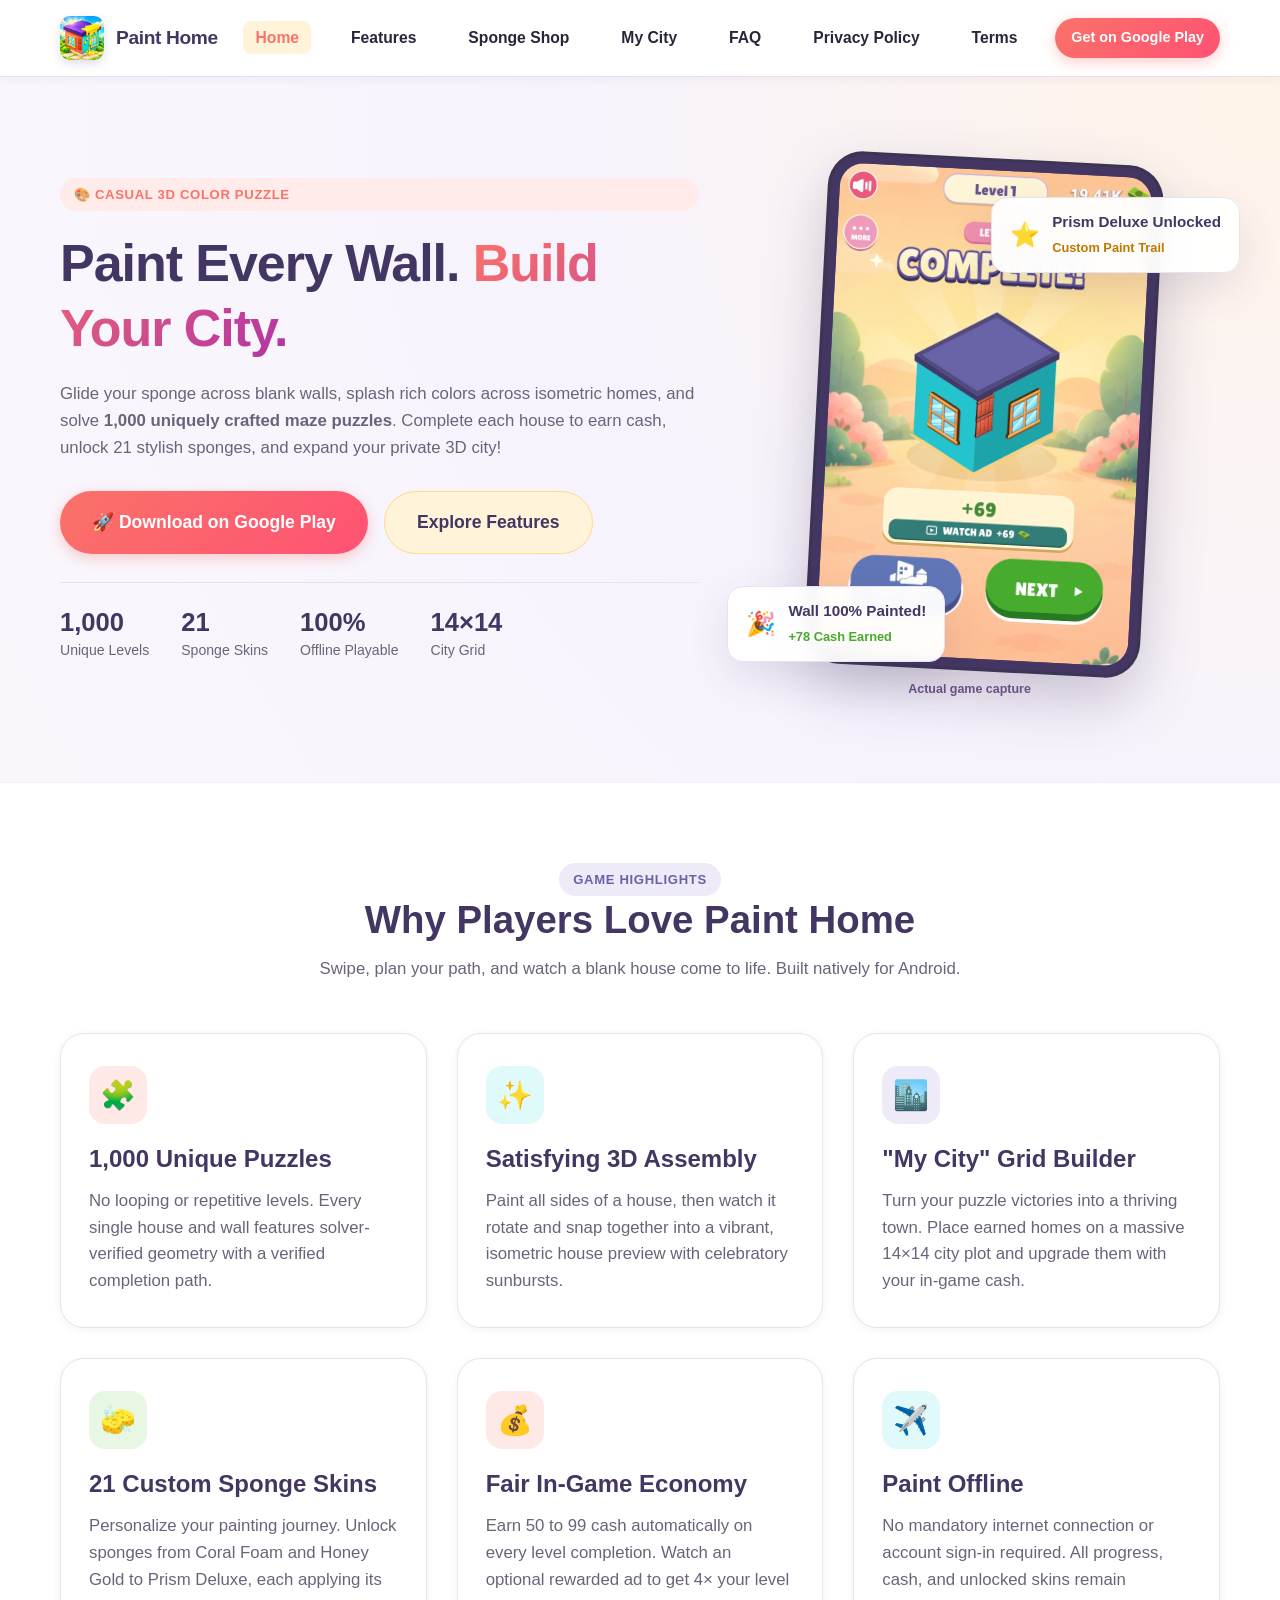
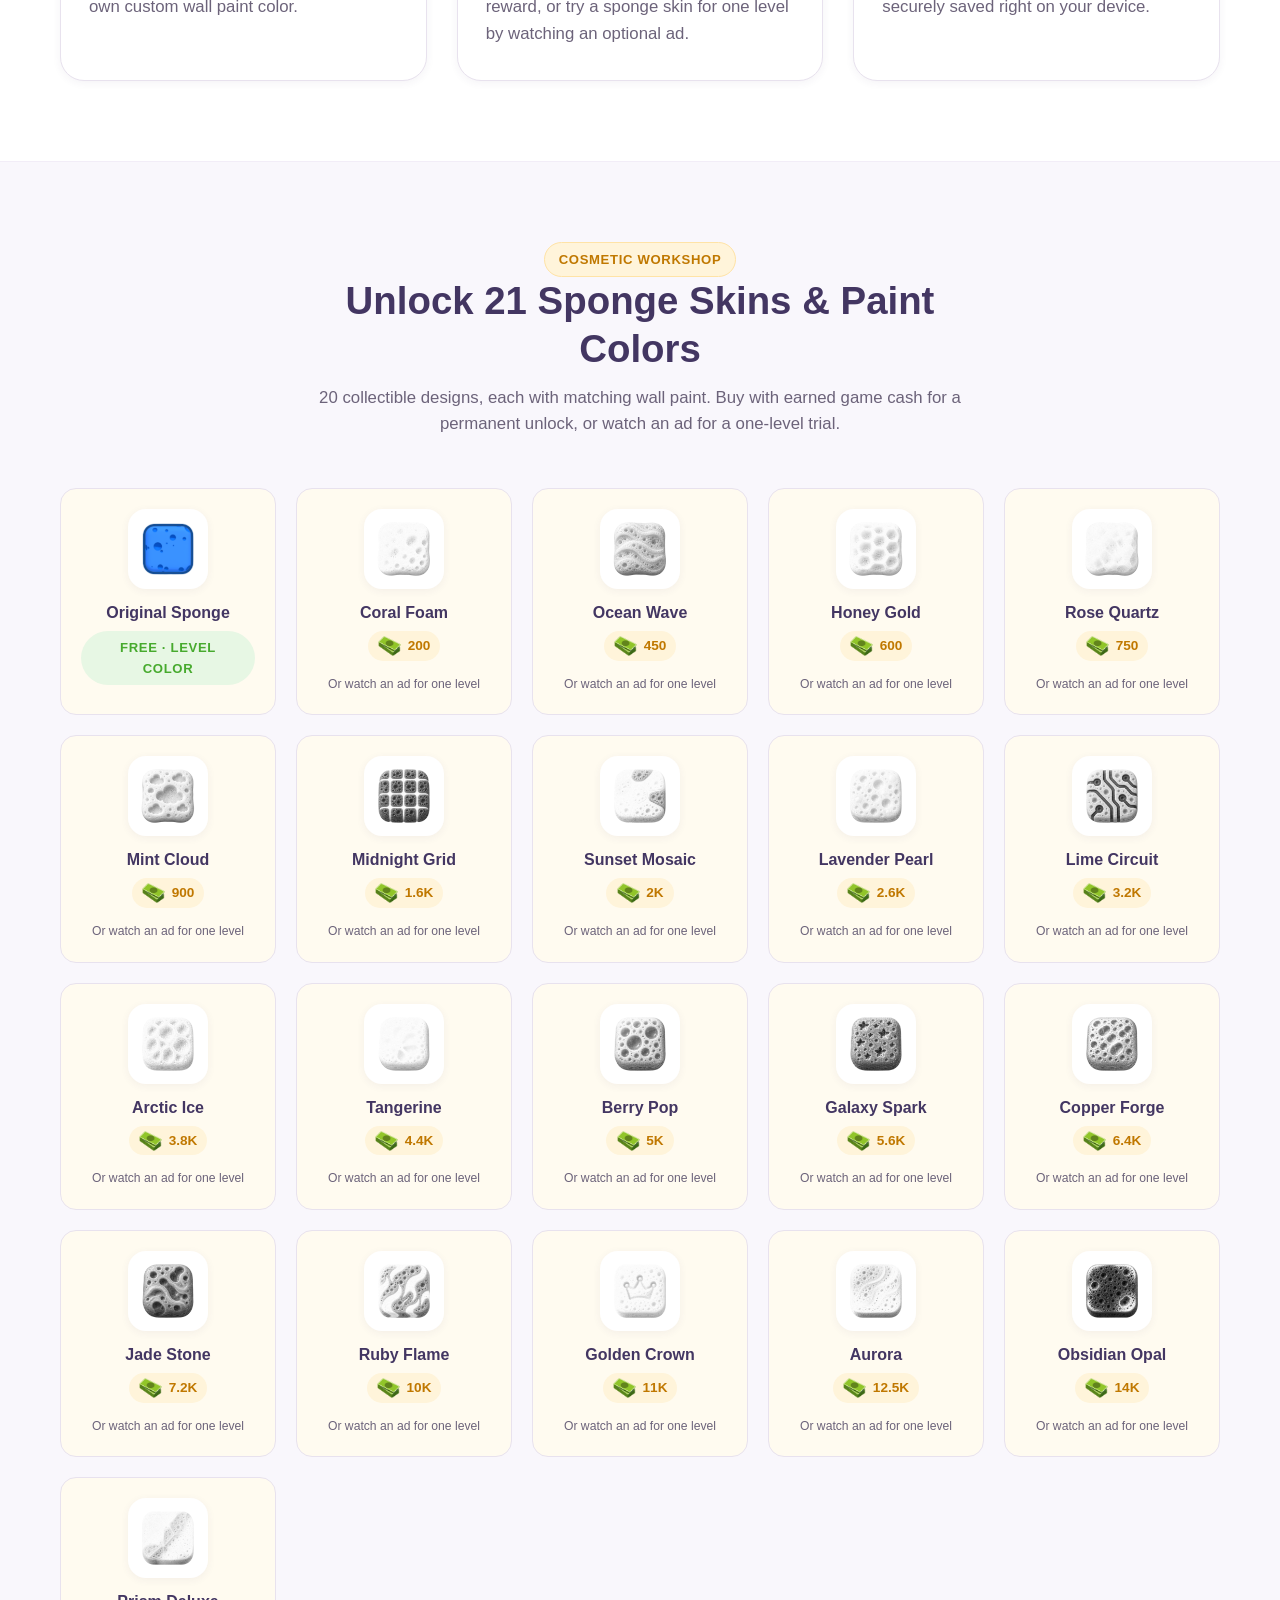
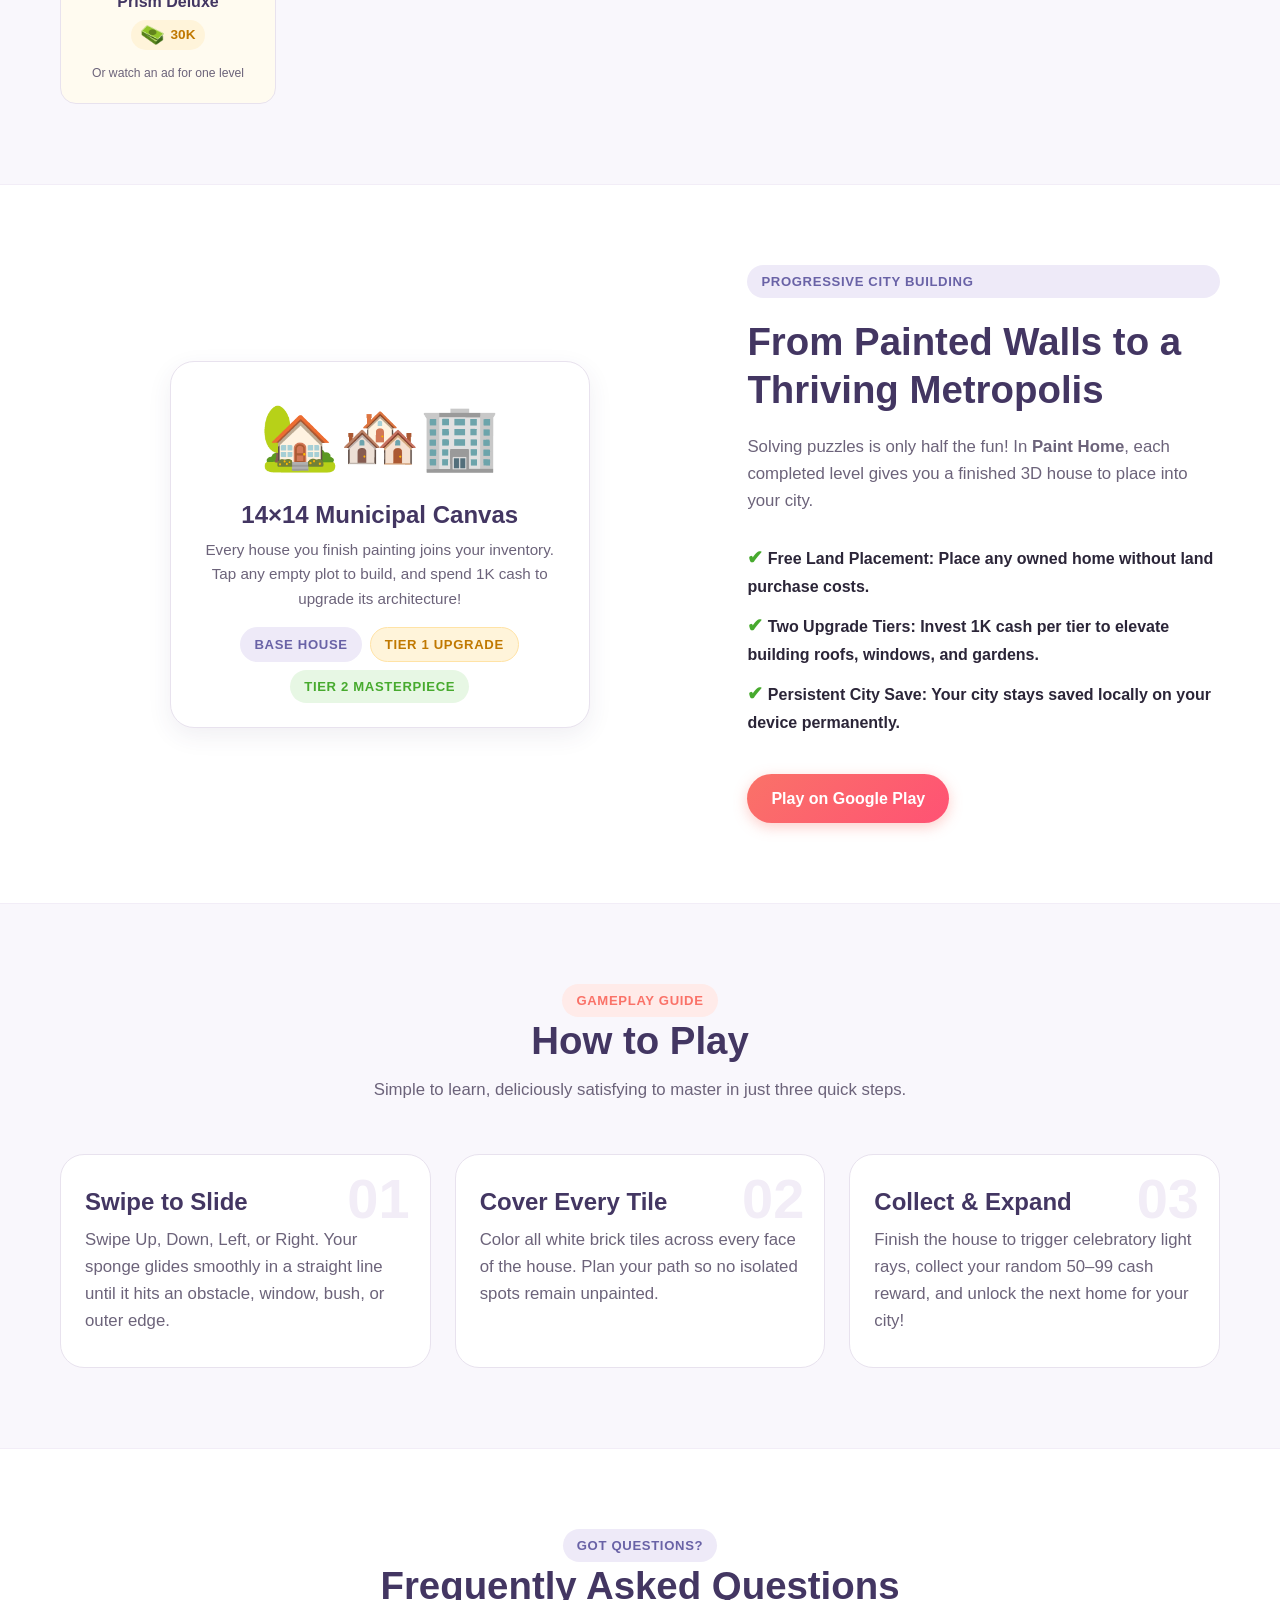
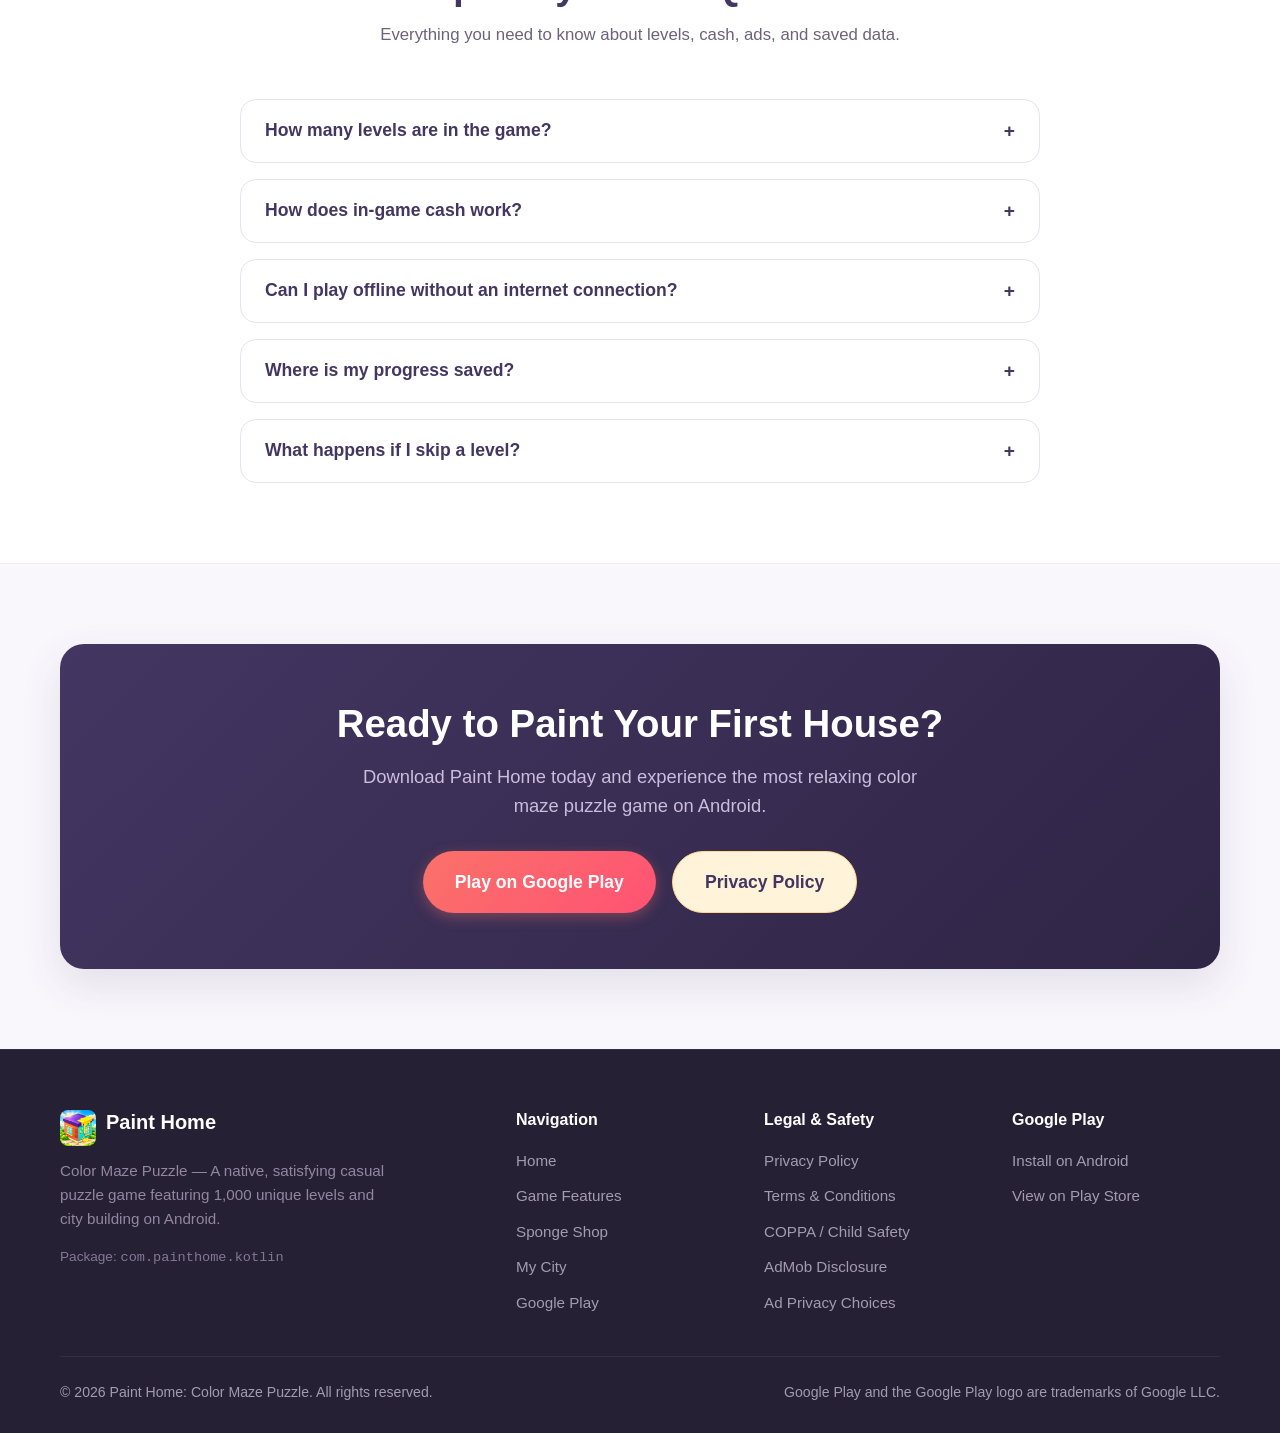
<file: index.html>
<!DOCTYPE html>
<html lang="en">
<head>
  <meta charset="UTF-8">
  <meta name="viewport" content="width=device-width, initial-scale=1.0">
  <title>Paint Home: Color Maze Puzzle — Official Game Website</title>
  <meta name="description" content="Slide your sponge, paint vibrant 3D houses, and build your dream city! Enjoy 1,000 unique levels, 21 sponge skins, and offline puzzle gameplay; ads need an internet connection.">
  <link rel="icon" type="image/png" href="assets/images/game_icon.png?v=3">
  <link rel="shortcut icon" href="favicon.ico?v=3">
  <link rel="apple-touch-icon" href="assets/images/game_icon.png?v=3">
  <link rel="stylesheet" href="css/style.css">
</head>
<body>

  <!-- Site Navigation -->
  <header class="site-header">
    <div class="container">
      <nav class="navbar" aria-label="Main Navigation">
        <a href="index.html" class="nav-brand">
          <img src="assets/images/game_icon.png?v=3" alt="Paint Home Icon" width="44" height="44">
          <span>Paint Home</span>
        </a>

        <button class="menu-toggle" aria-label="Toggle navigation menu" aria-expanded="false">
          ☰
        </button>

        <ul class="nav-links">
          <li><a href="index.html" class="nav-link active">Home</a></li>
          <li><a href="#features" class="nav-link">Features</a></li>
          <li><a href="#sponges" class="nav-link">Sponge Shop</a></li>
          <li><a href="#city" class="nav-link">My City</a></li>
          <li><a href="#faq" class="nav-link">FAQ</a></li>
          <li><a href="privacy-policy.html" class="nav-link">Privacy Policy</a></li>
          <li><a href="terms.html" class="nav-link">Terms</a></li>
        </ul>

        <div class="nav-actions">
          <a href="https://play.google.com/store/apps/details?id=com.painthome.kotlin" target="_blank" rel="noopener" class="btn btn-primary btn-sm">Get on Google Play</a>
        </div>
      </nav>
    </div>
  </header>

  <!-- Hero Section -->
  <section class="hero">
    <div class="container">
      <div class="hero-grid">
        <div class="hero-content">
          <div class="badge badge-primary">🎨 Casual 3D Color Puzzle</div>
          <h1>Paint Every Wall. <span class="highlight">Build Your City.</span></h1>
          <p>
            Glide your sponge across blank walls, splash rich colors across isometric homes, and solve 
            <strong>1,000 uniquely crafted maze puzzles</strong>. Complete each house to earn cash, unlock 21 stylish sponges, 
            and expand your private 3D city!
          </p>

          <div class="hero-cta">
            <a href="https://play.google.com/store/apps/details?id=com.painthome.kotlin" target="_blank" rel="noopener" class="btn btn-primary btn-lg">
              <span>🚀 Download on Google Play</span>
            </a>
            <a href="#features" class="btn btn-secondary btn-lg">
              <span>Explore Features</span>
            </a>
          </div>

          <div class="hero-stats">
            <div class="stat-item">
              <h4>1,000</h4>
              <p>Unique Levels</p>
            </div>
            <div class="stat-item">
              <h4>21</h4>
              <p>Sponge Skins</p>
            </div>
            <div class="stat-item">
              <h4>100%</h4>
              <p>Offline Playable</p>
            </div>
            <div class="stat-item">
              <h4>14×14</h4>
              <p>City Grid</p>
            </div>
          </div>
        </div>

        <div class="hero-visual">
          <!-- Floating notification cards -->
          <div class="hero-card-floating card-float-1">
            <span style="font-size: 1.5rem;">🎉</span>
            <div>
              <strong style="font-size: 0.95rem; color: var(--accent-purple-dark); display: block;">Wall 100% Painted!</strong>
              <span style="font-size: 0.8rem; color: var(--accent-green); font-weight: 700;">+78 Cash Earned</span>
            </div>
          </div>

          <div class="hero-card-floating card-float-2">
            <span style="font-size: 1.5rem;">⭐</span>
            <div>
              <strong style="font-size: 0.95rem; color: var(--accent-purple-dark); display: block;">Prism Deluxe Unlocked</strong>
              <span style="font-size: 0.8rem; color: #c07800; font-weight: 700;">Custom Paint Trail</span>
            </div>
          </div>

          <figure class="phone-mockup real-game-phone"><div class="phone-notch" aria-hidden="true"></div><img class="real-game-capture" src="assets/images/gameplay.webp" width="720" height="1128" alt="Actual Paint Home level-complete screen with the painted house, My City and Next buttons" fetchpriority="high"><figcaption>Actual game capture</figcaption></figure>
        </div>
      </div>
    </div>
  </section>

  <!-- Features Section -->
  <section id="features" class="section section-alt">
    <div class="container">
      <div class="section-header">
        <div class="badge badge-purple">Game Highlights</div>
        <h2>Why Players Love Paint Home</h2>
        <p>Swipe, plan your path, and watch a blank house come to life. Built natively for Android.</p>
      </div>

      <div class="features-grid">
        <div class="feature-card">
          <div class="feature-icon icon-orange">🧩</div>
          <h3>1,000 Unique Puzzles</h3>
          <p>
            No looping or repetitive levels. Every single house and wall features solver-verified geometry with a verified completion path.
          </p>
        </div>

        <div class="feature-card">
          <div class="feature-icon icon-cyan">✨</div>
          <h3>Satisfying 3D Assembly</h3>
          <p>
            Paint all sides of a house, then watch it rotate and snap together into a vibrant, isometric house preview with celebratory sunbursts.
          </p>
        </div>

        <div class="feature-card">
          <div class="feature-icon icon-purple">🏙️</div>
          <h3>"My City" Grid Builder</h3>
          <p>
            Turn your puzzle victories into a thriving town. Place earned homes on a massive 14×14 city plot and upgrade them with your in-game cash.
          </p>
        </div>

        <div class="feature-card">
          <div class="feature-icon icon-green">🧽</div>
          <h3>21 Custom Sponge Skins</h3>
          <p>
            Personalize your painting journey. Unlock sponges from Coral Foam and Honey Gold to Prism Deluxe, each applying its own custom wall paint color.
          </p>
        </div>

        <div class="feature-card">
          <div class="feature-icon icon-orange">💰</div>
          <h3>Fair In-Game Economy</h3>
          <p>
            Earn 50 to 99 cash automatically on every level completion. Watch an optional rewarded ad to get 4× your level reward, or try a sponge skin for one level by watching an optional ad.
          </p>
        </div>

        <div class="feature-card">
          <div class="feature-icon icon-cyan">✈️</div>
          <h3>Paint Offline</h3>
          <p>
            No mandatory internet connection or account sign-in required. All progress, cash, and unlocked skins remain securely saved right on your device.
          </p>
        </div>
      </div>
    </div>
  </section>

  <!-- Sponge Showcase Section -->
  <section id="sponges" class="section">
    <div class="container">
      <div class="section-header">
        <div class="badge badge-gold">Cosmetic Workshop</div>
        <h2>Unlock 21 Sponge Skins & Paint Colors</h2>
        <p>20 collectible designs, each with matching wall paint. Buy with earned game cash for a permanent unlock, or watch an ad for a one-level trial.</p>
      </div>

      <div class="sponges-showcase"><div class="sponge-card"><div class="sponge-img-wrap"><img src="assets/images/original-sponge.png" alt="Original sponge" loading="lazy"></div><h4>Original Sponge</h4><span class="badge badge-green">Free · level color</span></div><div class="sponge-card"><div class="sponge-img-wrap"><img src="assets/images/sponges/01.png" alt="Coral Foam sponge" width="160" height="160" loading="lazy"></div><h4>Coral Foam</h4><div class="sponge-price" aria-label="200 game cash"><img src="assets/images/cash.png" alt="" width="24" height="20"> 200</div><span class="skin-trial">Or watch an ad for one level</span></div>
<div class="sponge-card"><div class="sponge-img-wrap"><img src="assets/images/sponges/02.png" alt="Ocean Wave sponge" width="160" height="160" loading="lazy"></div><h4>Ocean Wave</h4><div class="sponge-price" aria-label="450 game cash"><img src="assets/images/cash.png" alt="" width="24" height="20"> 450</div><span class="skin-trial">Or watch an ad for one level</span></div>
<div class="sponge-card"><div class="sponge-img-wrap"><img src="assets/images/sponges/03.png" alt="Honey Gold sponge" width="160" height="160" loading="lazy"></div><h4>Honey Gold</h4><div class="sponge-price" aria-label="600 game cash"><img src="assets/images/cash.png" alt="" width="24" height="20"> 600</div><span class="skin-trial">Or watch an ad for one level</span></div>
<div class="sponge-card"><div class="sponge-img-wrap"><img src="assets/images/sponges/04.png" alt="Rose Quartz sponge" width="160" height="160" loading="lazy"></div><h4>Rose Quartz</h4><div class="sponge-price" aria-label="750 game cash"><img src="assets/images/cash.png" alt="" width="24" height="20"> 750</div><span class="skin-trial">Or watch an ad for one level</span></div>
<div class="sponge-card"><div class="sponge-img-wrap"><img src="assets/images/sponges/05.png" alt="Mint Cloud sponge" width="160" height="160" loading="lazy"></div><h4>Mint Cloud</h4><div class="sponge-price" aria-label="900 game cash"><img src="assets/images/cash.png" alt="" width="24" height="20"> 900</div><span class="skin-trial">Or watch an ad for one level</span></div>
<div class="sponge-card"><div class="sponge-img-wrap"><img src="assets/images/sponges/06.png" alt="Midnight Grid sponge" width="160" height="160" loading="lazy"></div><h4>Midnight Grid</h4><div class="sponge-price" aria-label="1600 game cash"><img src="assets/images/cash.png" alt="" width="24" height="20"> 1.6K</div><span class="skin-trial">Or watch an ad for one level</span></div>
<div class="sponge-card"><div class="sponge-img-wrap"><img src="assets/images/sponges/07.png" alt="Sunset Mosaic sponge" width="160" height="160" loading="lazy"></div><h4>Sunset Mosaic</h4><div class="sponge-price" aria-label="2000 game cash"><img src="assets/images/cash.png" alt="" width="24" height="20"> 2K</div><span class="skin-trial">Or watch an ad for one level</span></div>
<div class="sponge-card"><div class="sponge-img-wrap"><img src="assets/images/sponges/08.png" alt="Lavender Pearl sponge" width="160" height="160" loading="lazy"></div><h4>Lavender Pearl</h4><div class="sponge-price" aria-label="2600 game cash"><img src="assets/images/cash.png" alt="" width="24" height="20"> 2.6K</div><span class="skin-trial">Or watch an ad for one level</span></div>
<div class="sponge-card"><div class="sponge-img-wrap"><img src="assets/images/sponges/09.png" alt="Lime Circuit sponge" width="160" height="160" loading="lazy"></div><h4>Lime Circuit</h4><div class="sponge-price" aria-label="3200 game cash"><img src="assets/images/cash.png" alt="" width="24" height="20"> 3.2K</div><span class="skin-trial">Or watch an ad for one level</span></div>
<div class="sponge-card"><div class="sponge-img-wrap"><img src="assets/images/sponges/10.png" alt="Arctic Ice sponge" width="160" height="160" loading="lazy"></div><h4>Arctic Ice</h4><div class="sponge-price" aria-label="3800 game cash"><img src="assets/images/cash.png" alt="" width="24" height="20"> 3.8K</div><span class="skin-trial">Or watch an ad for one level</span></div>
<div class="sponge-card"><div class="sponge-img-wrap"><img src="assets/images/sponges/11.png" alt="Tangerine sponge" width="160" height="160" loading="lazy"></div><h4>Tangerine</h4><div class="sponge-price" aria-label="4400 game cash"><img src="assets/images/cash.png" alt="" width="24" height="20"> 4.4K</div><span class="skin-trial">Or watch an ad for one level</span></div>
<div class="sponge-card"><div class="sponge-img-wrap"><img src="assets/images/sponges/12.png" alt="Berry Pop sponge" width="160" height="160" loading="lazy"></div><h4>Berry Pop</h4><div class="sponge-price" aria-label="5000 game cash"><img src="assets/images/cash.png" alt="" width="24" height="20"> 5K</div><span class="skin-trial">Or watch an ad for one level</span></div>
<div class="sponge-card"><div class="sponge-img-wrap"><img src="assets/images/sponges/13.png" alt="Galaxy Spark sponge" width="160" height="160" loading="lazy"></div><h4>Galaxy Spark</h4><div class="sponge-price" aria-label="5600 game cash"><img src="assets/images/cash.png" alt="" width="24" height="20"> 5.6K</div><span class="skin-trial">Or watch an ad for one level</span></div>
<div class="sponge-card"><div class="sponge-img-wrap"><img src="assets/images/sponges/14.png" alt="Copper Forge sponge" width="160" height="160" loading="lazy"></div><h4>Copper Forge</h4><div class="sponge-price" aria-label="6400 game cash"><img src="assets/images/cash.png" alt="" width="24" height="20"> 6.4K</div><span class="skin-trial">Or watch an ad for one level</span></div>
<div class="sponge-card"><div class="sponge-img-wrap"><img src="assets/images/sponges/15.png" alt="Jade Stone sponge" width="160" height="160" loading="lazy"></div><h4>Jade Stone</h4><div class="sponge-price" aria-label="7200 game cash"><img src="assets/images/cash.png" alt="" width="24" height="20"> 7.2K</div><span class="skin-trial">Or watch an ad for one level</span></div>
<div class="sponge-card"><div class="sponge-img-wrap"><img src="assets/images/sponges/16.png" alt="Ruby Flame sponge" width="160" height="160" loading="lazy"></div><h4>Ruby Flame</h4><div class="sponge-price" aria-label="10000 game cash"><img src="assets/images/cash.png" alt="" width="24" height="20"> 10K</div><span class="skin-trial">Or watch an ad for one level</span></div>
<div class="sponge-card"><div class="sponge-img-wrap"><img src="assets/images/sponges/17.png" alt="Golden Crown sponge" width="160" height="160" loading="lazy"></div><h4>Golden Crown</h4><div class="sponge-price" aria-label="11000 game cash"><img src="assets/images/cash.png" alt="" width="24" height="20"> 11K</div><span class="skin-trial">Or watch an ad for one level</span></div>
<div class="sponge-card"><div class="sponge-img-wrap"><img src="assets/images/sponges/18.png" alt="Aurora sponge" width="160" height="160" loading="lazy"></div><h4>Aurora</h4><div class="sponge-price" aria-label="12500 game cash"><img src="assets/images/cash.png" alt="" width="24" height="20"> 12.5K</div><span class="skin-trial">Or watch an ad for one level</span></div>
<div class="sponge-card"><div class="sponge-img-wrap"><img src="assets/images/sponges/19.png" alt="Obsidian Opal sponge" width="160" height="160" loading="lazy"></div><h4>Obsidian Opal</h4><div class="sponge-price" aria-label="14000 game cash"><img src="assets/images/cash.png" alt="" width="24" height="20"> 14K</div><span class="skin-trial">Or watch an ad for one level</span></div>
<div class="sponge-card"><div class="sponge-img-wrap"><img src="assets/images/sponges/20.png" alt="Prism Deluxe sponge" width="160" height="160" loading="lazy"></div><h4>Prism Deluxe</h4><div class="sponge-price" aria-label="30000 game cash"><img src="assets/images/cash.png" alt="" width="24" height="20"> 30K</div><span class="skin-trial">Or watch an ad for one level</span></div></div>
    </div>
  </section>

  <!-- My City Section -->
  <section id="city" class="section section-alt">
    <div class="container">
      <div class="hero-grid">
        <div class="hero-visual">
          <div style="background: #fff; border: 1px solid var(--border); border-radius: var(--radius-lg); padding: 24px; box-shadow: var(--shadow-md); text-align: center; max-width: 420px; width: 100%;">
            <div style="font-size: 4rem; margin-bottom: 12px;">🏡🏘️🏢</div>
            <h3 style="margin-bottom: 8px;">14×14 Municipal Canvas</h3>
            <p style="font-size: 0.95rem;">Every house you finish painting joins your inventory. Tap any empty plot to build, and spend 1K cash to upgrade its architecture!</p>
            <div style="display: flex; justify-content: center; gap: 8px; margin-top: 16px;">
              <span class="badge badge-purple">Base House</span>
              <span class="badge badge-gold">Tier 1 Upgrade</span>
              <span class="badge badge-green">Tier 2 Masterpiece</span>
            </div>
          </div>
        </div>

        <div class="hero-content">
          <div class="badge badge-purple">Progressive City Building</div>
          <h2>From Painted Walls to a Thriving Metropolis</h2>
          <p>
            Solving puzzles is only half the fun! In <strong>Paint Home</strong>, each completed level gives you a finished 3D house to place into your city. 
          </p>
          <ul style="list-style: none; display: flex; flex-direction: column; gap: 12px; margin: 8px 0;">
            <li style="display: flex; align-items: center; gap: 10px; font-weight: 600;">
              <span style="color: var(--accent-green); font-size: 1.2rem;">✔</span> <strong>Free Land Placement:</strong> Place any owned home without land purchase costs.
            </li>
            <li style="display: flex; align-items: center; gap: 10px; font-weight: 600;">
              <span style="color: var(--accent-green); font-size: 1.2rem;">✔</span> <strong>Two Upgrade Tiers:</strong> Invest 1K cash per tier to elevate building roofs, windows, and gardens.
            </li>
            <li style="display: flex; align-items: center; gap: 10px; font-weight: 600;">
              <span style="color: var(--accent-green); font-size: 1.2rem;">✔</span> <strong>Persistent City Save:</strong> Your city stays saved locally on your device permanently.
            </li>
          </ul>
          <a href="https://play.google.com/store/apps/details?id=com.painthome.kotlin" target="_blank" rel="noopener" class="btn btn-primary" style="align-self: flex-start; margin-top: 10px;">
            Play on Google Play
          </a>
        </div>
      </div>
    </div>
  </section>

  <!-- How to Play Section -->
  <section class="section">
    <div class="container">
      <div class="section-header">
        <div class="badge badge-primary">Gameplay Guide</div>
        <h2>How to Play</h2>
        <p>Simple to learn, deliciously satisfying to master in just three quick steps.</p>
      </div>

      <div class="steps-grid">
        <div class="step-card">
          <div class="step-num">01</div>
          <h3>Swipe to Slide</h3>
          <p>
            Swipe Up, Down, Left, or Right. Your sponge glides smoothly in a straight line until it hits an obstacle, window, bush, or outer edge.
          </p>
        </div>

        <div class="step-card">
          <div class="step-num">02</div>
          <h3>Cover Every Tile</h3>
          <p>
            Color all white brick tiles across every face of the house. Plan your path so no isolated spots remain unpainted.
          </p>
        </div>

        <div class="step-card">
          <div class="step-num">03</div>
          <h3>Collect & Expand</h3>
          <p>
            Finish the house to trigger celebratory light rays, collect your random 50–99 cash reward, and unlock the next home for your city!
          </p>
        </div>
      </div>
    </div>
  </section>

  <!-- FAQ Section -->
  <section id="faq" class="section section-alt">
    <div class="container">
      <div class="section-header">
        <div class="badge badge-purple">Got Questions?</div>
        <h2>Frequently Asked Questions</h2>
        <p>Everything you need to know about levels, cash, ads, and saved data.</p>
      </div>

      <div class="faq-list">
        <div class="faq-item">
          <button class="faq-question">
            <span>How many levels are in the game?</span>
            <span class="faq-icon">+</span>
          </button>
          <div class="faq-answer">
            <p>
              There are <strong>1,000 unique levels</strong>! Levels 1 through 25 are classic handcrafted puzzles, while levels 26 through 1,000 are solver-verified procedural campaign levels. No puzzle repeats, and every level is checked using completion paths.
            </p>
          </div>
        </div>

        <div class="faq-item">
          <button class="faq-question">
            <span>How does in-game cash work?</span>
            <span class="faq-icon">+</span>
          </button>
          <div class="faq-answer">
            <p>
              Each time you complete a house, you automatically receive a randomized reward between <strong>50 and 99 cash</strong>. You can optionally watch a rewarded video ad on the victory screen to increase your total reward to 4×, or 200–396 cash. Cash has no real-money value and is spent in the Sponge Shop or for City upgrades.
            </p>
          </div>
        </div>

        <div class="faq-item">
          <button class="faq-question">
            <span>Can I play offline without an internet connection?</span>
            <span class="faq-icon">+</span>
          </button>
          <div class="faq-answer">
            <p>
              Yes! All 1,000 levels, the City builder, and the Sponge shop are fully playable offline. If you are offline, ads will simply be unavailable, but normal gameplay and progression continue seamlessly.
            </p>
          </div>
        </div>

        <div class="faq-item">
          <button class="faq-question">
            <span>Where is my progress saved?</span>
            <span class="faq-icon">+</span>
          </button>
          <div class="faq-answer">
            <p>
              All game progress (completed levels, cash balance, owned sponge skins, city buildings) is stored 100% locally on your device in private app storage. No personal data or accounts are sent to external game servers.
            </p>
          </div>
        </div>

        <div class="faq-item">
          <button class="faq-question">
            <span>What happens if I skip a level?</span>
            <span class="faq-icon">+</span>
          </button>
          <div class="faq-answer">
            <p>
              If you choose to skip a tricky level by watching a rewarded ad, you will advance to the next level immediately. However, skipped levels award 0 cash and no building for your city.
            </p>
          </div>
        </div>
      </div>
    </div>
  </section>

  <!-- CTA Banner Section -->
  <section class="section">
    <div class="container">
      <div class="cta-banner">
        <h2>Ready to Paint Your First House?</h2>
        <p>Download Paint Home today and experience the most relaxing color maze puzzle game on Android.</p>
        <div class="btn-group">
          <a href="https://play.google.com/store/apps/details?id=com.painthome.kotlin" target="_blank" rel="noopener" class="btn btn-primary btn-lg">
            <span>Play on Google Play</span>
          </a>
          <a href="privacy-policy.html" class="btn btn-secondary btn-lg">
            <span>Privacy Policy</span>
          </a>
        </div>
      </div>
    </div>
  </section>

  <!-- Site Footer -->
  <footer class="site-footer">
    <div class="container">
      <div class="footer-grid">
        <div class="footer-brand">
          <div style="display: flex; align-items: center; gap: 10px; margin-bottom: 12px;">
            <img src="assets/images/game_icon.png?v=3" alt="Paint Home Icon" width="36" height="36" style="border-radius: 8px;">
            <h3>Paint Home</h3>
          </div>
          <p>
            Color Maze Puzzle — A native, satisfying casual puzzle game featuring 1,000 unique levels and city building on Android.
          </p>
          <div style="margin-top: 14px; font-size: 0.85rem; color: #847796;">
            Package: <code>com.painthome.kotlin</code>
          </div>
        </div>

        <div class="footer-col">
          <h4>Navigation</h4>
          <ul class="footer-links">
            <li><a href="index.html">Home</a></li>
            <li><a href="#features">Game Features</a></li>
            <li><a href="#sponges">Sponge Shop</a></li>
            <li><a href="#city">My City</a></li>
            <li><a href="https://play.google.com/store/apps/details?id=com.painthome.kotlin" target="_blank" rel="noopener">Google Play</a></li>
          </ul>
        </div>

        <div class="footer-col">
          <h4>Legal & Safety</h4>
          <ul class="footer-links">
            <li><a href="privacy-policy.html">Privacy Policy</a></li>
            <li><a href="terms.html">Terms & Conditions</a></li>
            <li><a href="privacy-policy.html#coppa">COPPA / Child Safety</a></li>
            <li><a href="privacy-policy.html#advertising">AdMob Disclosure</a></li>
            <li><a href="privacy-policy.html#user-choices">Ad Privacy Choices</a></li>
          </ul>
        </div>

        <div class="footer-col">
          <h4>Google Play</h4>
          <ul class="footer-links">
            <li><a href="https://play.google.com/store/apps/details?id=com.painthome.kotlin" target="_blank" rel="noopener">Install on Android</a></li>
            <li><a href="https://play.google.com/store/apps/details?id=com.painthome.kotlin" target="_blank" rel="noopener">View on Play Store</a></li>
          </ul>
        </div>
      </div>

      <div class="footer-bottom">
        <div>
          &copy; <span class="current-year">2026</span> Paint Home: Color Maze Puzzle. All rights reserved.
        </div>
        <div>
          Google Play and the Google Play logo are trademarks of Google LLC.
        </div>
      </div>
    </div>
  </footer>

  <script src="js/main.js"></script>
</body>
</html>
</file>
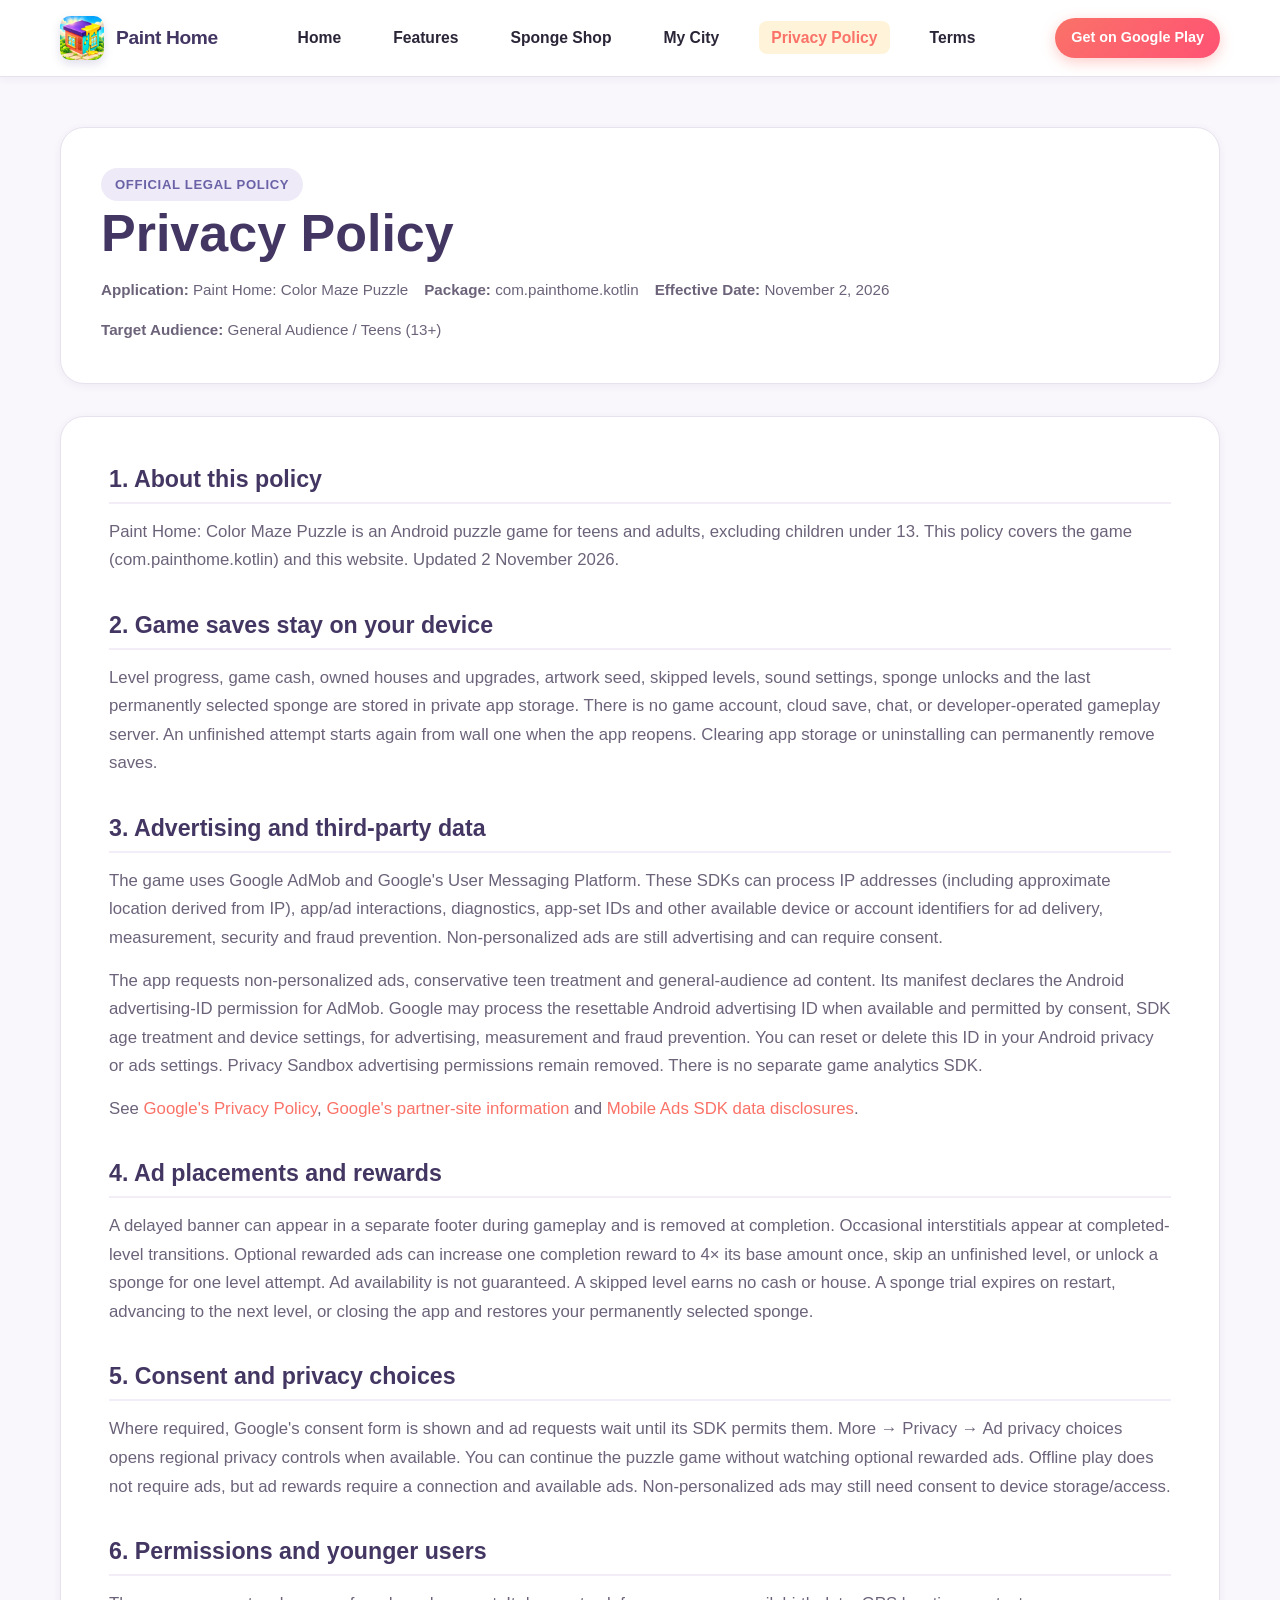
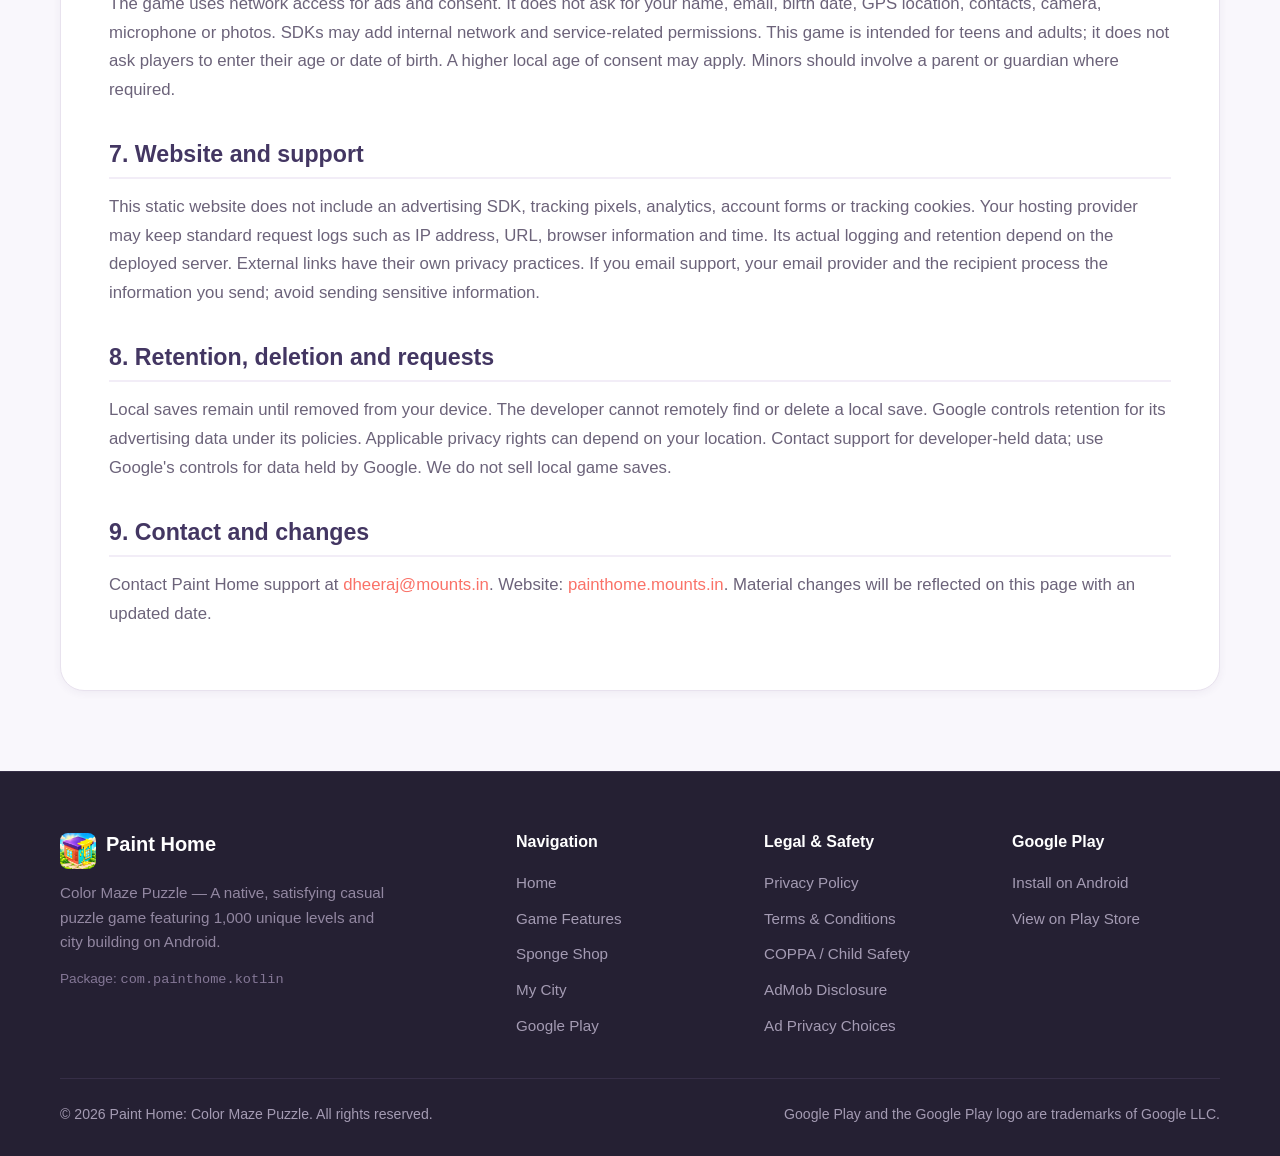
<file: privacy-policy.html>
<!DOCTYPE html>
<html lang="en">
<head>
  <meta charset="UTF-8">
  <meta name="viewport" content="width=device-width, initial-scale=1.0">
  <title>Privacy Policy — Paint Home: Color Maze Puzzle</title>
  <meta name="description" content="Official Privacy Policy for Paint Home: Color Maze Puzzle (com.painthome.kotlin) on Google Play Store and Google AdMob.">
  <link rel="icon" type="image/png" href="assets/images/game_icon.png?v=3">
  <link rel="shortcut icon" href="favicon.ico?v=3">
  <link rel="apple-touch-icon" href="assets/images/game_icon.png?v=3">
  <link rel="stylesheet" href="css/style.css">
</head>
<body>

  <!-- Site Navigation -->
  <header class="site-header">
    <div class="container">
      <nav class="navbar" aria-label="Main Navigation">
        <a href="index.html" class="nav-brand">
          <img src="assets/images/game_icon.png?v=3" alt="Paint Home Icon" width="44" height="44">
          <span>Paint Home</span>
        </a>

        <button class="menu-toggle" aria-label="Toggle navigation menu" aria-expanded="false">
          ☰
        </button>

        <ul class="nav-links">
          <li><a href="index.html" class="nav-link">Home</a></li>
          <li><a href="index.html#features" class="nav-link">Features</a></li>
          <li><a href="index.html#sponges" class="nav-link">Sponge Shop</a></li>
          <li><a href="index.html#city" class="nav-link">My City</a></li>
          <li><a href="privacy-policy.html" class="nav-link active">Privacy Policy</a></li>
          <li><a href="terms.html" class="nav-link">Terms</a></li>
        </ul>

        <div class="nav-actions">
          <a href="https://play.google.com/store/apps/details?id=com.painthome.kotlin" target="_blank" rel="noopener" class="btn btn-primary btn-sm">Get on Google Play</a>
        </div>
      </nav>
    </div>
  </header>

  <!-- Privacy Policy Content -->
  <main class="legal-wrapper">
    <div class="container">
      <div class="legal-header">
        <div class="badge badge-purple">Official Legal Policy</div>
        <h1>Privacy Policy</h1>
        <div class="legal-meta">
          <span><strong>Application:</strong> Paint Home: Color Maze Puzzle</span>
          <span><strong>Package:</strong> com.painthome.kotlin</span>
          <span><strong>Effective Date:</strong> November 2, 2026</span>
          <span><strong>Target Audience:</strong> General Audience / Teens (13+)</span>
        </div>
      </div>

      <div class="legal-content"><section class="legal-section"><h2>1. About this policy</h2><p>Paint Home: Color Maze Puzzle is an Android puzzle game for teens and adults, excluding children under 13. This policy covers the game (com.painthome.kotlin) and this website. Updated 2 November 2026.</p></section>
<section class="legal-section"><h2>2. Game saves stay on your device</h2><p>Level progress, game cash, owned houses and upgrades, artwork seed, skipped levels, sound settings, sponge unlocks and the last permanently selected sponge are stored in private app storage. There is no game account, cloud save, chat, or developer-operated gameplay server. An unfinished attempt starts again from wall one when the app reopens. Clearing app storage or uninstalling can permanently remove saves.</p></section>
<section class="legal-section"><h2>3. Advertising and third-party data</h2><p>The game uses Google AdMob and Google's User Messaging Platform. These SDKs can process IP addresses (including approximate location derived from IP), app/ad interactions, diagnostics, app-set IDs and other available device or account identifiers for ad delivery, measurement, security and fraud prevention. Non-personalized ads are still advertising and can require consent.</p><p>The app requests non-personalized ads, conservative teen treatment and general-audience ad content. Its manifest declares the Android advertising-ID permission for AdMob. Google may process the resettable Android advertising ID when available and permitted by consent, SDK age treatment and device settings, for advertising, measurement and fraud prevention. You can reset or delete this ID in your Android privacy or ads settings. Privacy Sandbox advertising permissions remain removed. There is no separate game analytics SDK.</p><p>See <a href="https://policies.google.com/privacy">Google's Privacy Policy</a>, <a href="https://policies.google.com/technologies/partner-sites">Google's partner-site information</a> and <a href="https://developers.google.com/admob/android/privacy/play-data-disclosure">Mobile Ads SDK data disclosures</a>.</p></section>
<section class="legal-section"><h2>4. Ad placements and rewards</h2><p>A delayed banner can appear in a separate footer during gameplay and is removed at completion. Occasional interstitials appear at completed-level transitions. Optional rewarded ads can increase one completion reward to 4× its base amount once, skip an unfinished level, or unlock a sponge for one level attempt. Ad availability is not guaranteed. A skipped level earns no cash or house. A sponge trial expires on restart, advancing to the next level, or closing the app and restores your permanently selected sponge.</p></section>
<section class="legal-section"><h2>5. Consent and privacy choices</h2><p>Where required, Google's consent form is shown and ad requests wait until its SDK permits them. More → Privacy → Ad privacy choices opens regional privacy controls when available. You can continue the puzzle game without watching optional rewarded ads. Offline play does not require ads, but ad rewards require a connection and available ads. Non-personalized ads may still need consent to device storage/access.</p></section>
<section class="legal-section"><h2>6. Permissions and younger users</h2><p>The game uses network access for ads and consent. It does not ask for your name, email, birth date, GPS location, contacts, camera, microphone or photos. SDKs may add internal network and service-related permissions. This game is intended for teens and adults; it does not ask players to enter their age or date of birth. A higher local age of consent may apply. Minors should involve a parent or guardian where required.</p></section>
<section class="legal-section"><h2>7. Website and support</h2><p>This static website does not include an advertising SDK, tracking pixels, analytics, account forms or tracking cookies. Your hosting provider may keep standard request logs such as IP address, URL, browser information and time. Its actual logging and retention depend on the deployed server. External links have their own privacy practices. If you email support, your email provider and the recipient process the information you send; avoid sending sensitive information.</p></section>
<section class="legal-section"><h2>8. Retention, deletion and requests</h2><p>Local saves remain until removed from your device. The developer cannot remotely find or delete a local save. Google controls retention for its advertising data under its policies. Applicable privacy rights can depend on your location. Contact support for developer-held data; use Google's controls for data held by Google. We do not sell local game saves.</p></section>
<section class="legal-section"><h2>9. Contact and changes</h2><p>Contact Paint Home support at <a href="mailto:dheeraj@mounts.in">dheeraj@mounts.in</a>. Website: <a href="https://painthome.mounts.in/">painthome.mounts.in</a>. Material changes will be reflected on this page with an updated date.</p></section></div>
    </div>
  </main>

  <footer class="site-footer">
    <div class="container">
      <div class="footer-grid">
        <div class="footer-brand">
          <div style="display: flex; align-items: center; gap: 10px; margin-bottom: 12px;">
            <img src="assets/images/game_icon.png?v=3" alt="Paint Home Icon" width="36" height="36" style="border-radius: 8px;">
            <h3>Paint Home</h3>
          </div>
          <p>
            Color Maze Puzzle — A native, satisfying casual puzzle game featuring 1,000 unique levels and city building on Android.
          </p>
          <div style="margin-top: 14px; font-size: 0.85rem; color: #847796;">
            Package: <code>com.painthome.kotlin</code>
          </div>
        </div>

        <div class="footer-col">
          <h4>Navigation</h4>
          <ul class="footer-links">
            <li><a href="index.html">Home</a></li>
            <li><a href="index.html#features">Game Features</a></li>
            <li><a href="index.html#sponges">Sponge Shop</a></li>
            <li><a href="index.html#city">My City</a></li>
            <li><a href="https://play.google.com/store/apps/details?id=com.painthome.kotlin" target="_blank" rel="noopener">Google Play</a></li>
          </ul>
        </div>

        <div class="footer-col">
          <h4>Legal & Safety</h4>
          <ul class="footer-links">
            <li><a href="privacy-policy.html">Privacy Policy</a></li>
            <li><a href="terms.html">Terms & Conditions</a></li>
            <li><a href="#coppa">COPPA / Child Safety</a></li>
            <li><a href="#advertising">AdMob Disclosure</a></li>
            <li><a href="#user-choices">Ad Privacy Choices</a></li>
          </ul>
        </div>

        <div class="footer-col">
          <h4>Google Play</h4>
          <ul class="footer-links">
            <li><a href="https://play.google.com/store/apps/details?id=com.painthome.kotlin" target="_blank" rel="noopener">Install on Android</a></li>
            <li><a href="https://play.google.com/store/apps/details?id=com.painthome.kotlin" target="_blank" rel="noopener">View on Play Store</a></li>
          </ul>
        </div>
      </div>

      <div class="footer-bottom">
        <div>
          &copy; <span class="current-year">2026</span> Paint Home: Color Maze Puzzle. All rights reserved.
        </div>
        <div>
          Google Play and the Google Play logo are trademarks of Google LLC.
        </div>
      </div>
    </div>
  </footer>

  <script src="js/main.js"></script>
</body>
</html>
</file>
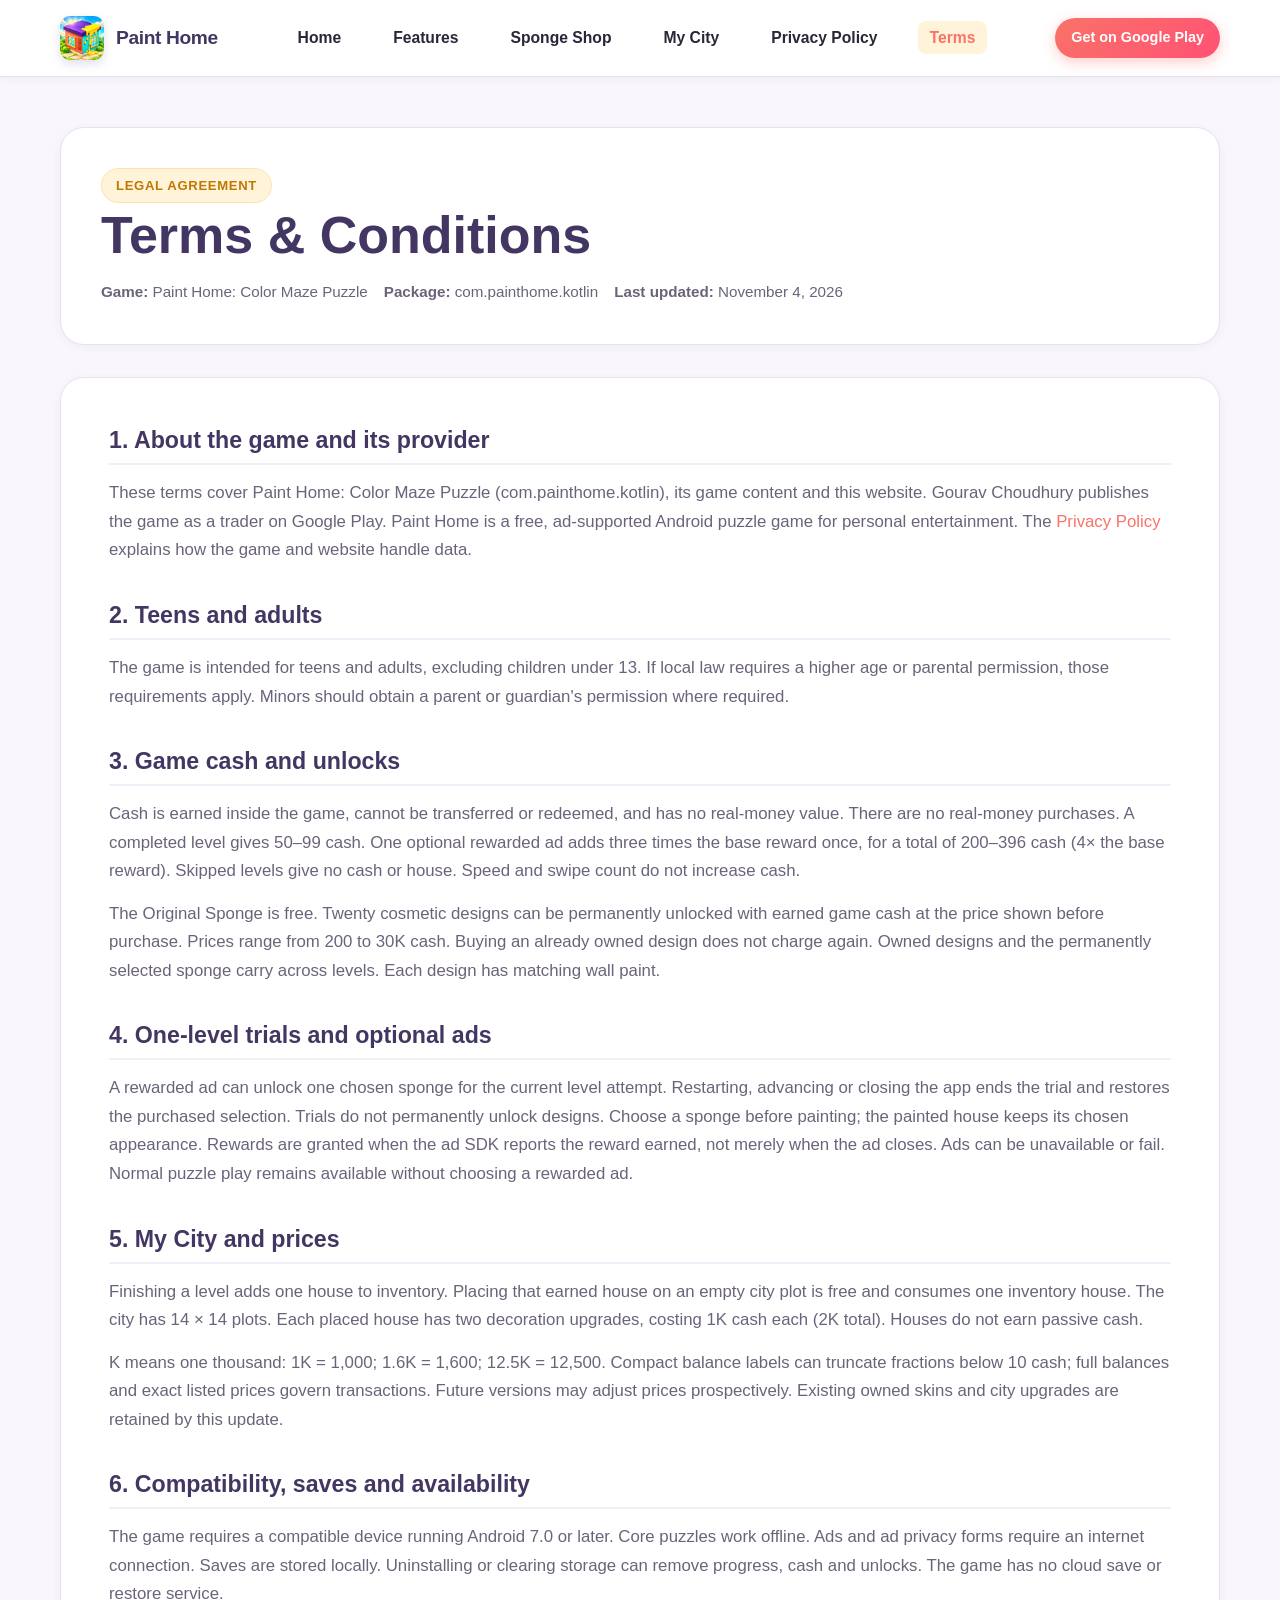
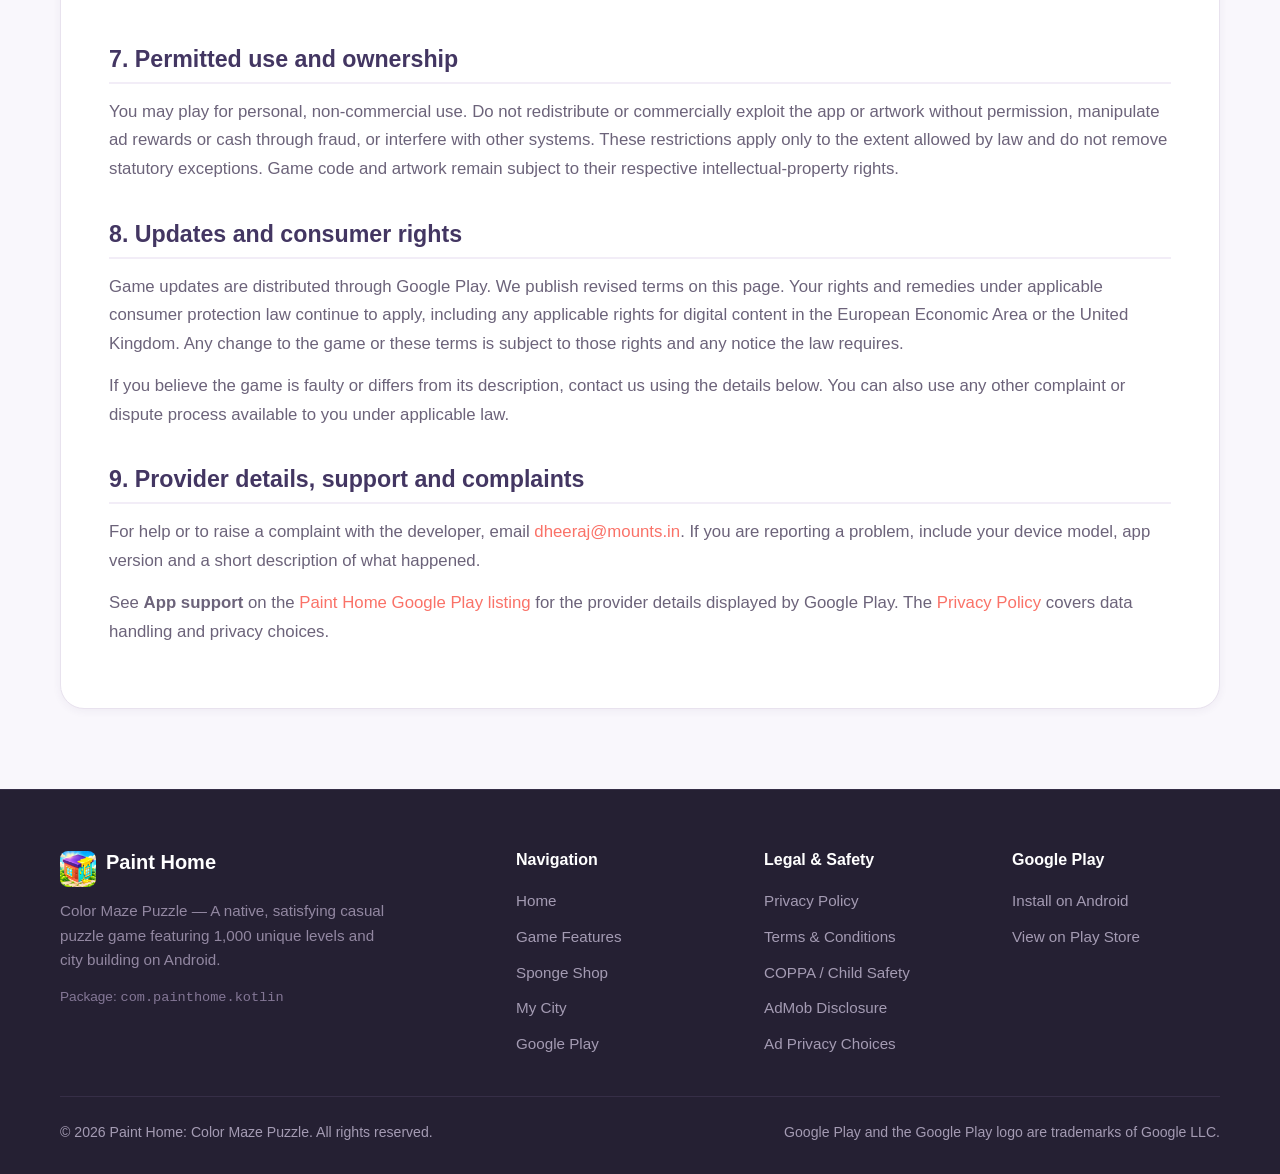
<file: terms.html>
<!DOCTYPE html>
<html lang="en">
<head>
  <meta charset="UTF-8">
  <meta name="viewport" content="width=device-width, initial-scale=1.0">
  <title>Terms & Conditions — Paint Home: Color Maze Puzzle</title>
  <meta name="description" content="Terms of Service for Paint Home: Color Maze Puzzle (com.painthome.kotlin), including game rules, support, and consumer rights.">
  <link rel="icon" type="image/png" href="assets/images/game_icon.png?v=3">
  <link rel="shortcut icon" href="favicon.ico?v=3">
  <link rel="apple-touch-icon" href="assets/images/game_icon.png?v=3">
  <link rel="stylesheet" href="css/style.css">
</head>
<body>

  <!-- Site Navigation -->
  <header class="site-header">
    <div class="container">
      <nav class="navbar" aria-label="Main Navigation">
        <a href="index.html" class="nav-brand">
          <img src="assets/images/game_icon.png?v=3" alt="Paint Home Icon" width="44" height="44">
          <span>Paint Home</span>
        </a>

        <button class="menu-toggle" aria-label="Toggle navigation menu" aria-expanded="false">
          ☰
        </button>

        <ul class="nav-links">
          <li><a href="index.html" class="nav-link">Home</a></li>
          <li><a href="index.html#features" class="nav-link">Features</a></li>
          <li><a href="index.html#sponges" class="nav-link">Sponge Shop</a></li>
          <li><a href="index.html#city" class="nav-link">My City</a></li>
          <li><a href="privacy-policy.html" class="nav-link">Privacy Policy</a></li>
          <li><a href="terms.html" class="nav-link active">Terms</a></li>
        </ul>

        <div class="nav-actions">
          <a href="https://play.google.com/store/apps/details?id=com.painthome.kotlin" target="_blank" rel="noopener" class="btn btn-primary btn-sm">Get on Google Play</a>
        </div>
      </nav>
    </div>
  </header>

  <!-- Terms Content -->
  <main class="legal-wrapper">
    <div class="container">
      <div class="legal-header">
        <div class="badge badge-gold">Legal Agreement</div>
        <h1>Terms & Conditions</h1>
        <div class="legal-meta">
          <span><strong>Game:</strong> Paint Home: Color Maze Puzzle</span>
          <span><strong>Package:</strong> com.painthome.kotlin</span>
          <span><strong>Last updated:</strong> November 4, 2026</span>
        </div>
      </div>

      <div class="legal-content"><section class="legal-section"><h2>1. About the game and its provider</h2><p>These terms cover Paint Home: Color Maze Puzzle (com.painthome.kotlin), its game content and this website. Gourav Choudhury publishes the game as a trader on Google Play. Paint Home is a free, ad-supported Android puzzle game for personal entertainment. The <a href="privacy-policy.html">Privacy Policy</a> explains how the game and website handle data.</p></section>
<section class="legal-section"><h2>2. Teens and adults</h2><p>The game is intended for teens and adults, excluding children under 13. If local law requires a higher age or parental permission, those requirements apply. Minors should obtain a parent or guardian's permission where required.</p></section>
<section class="legal-section"><h2>3. Game cash and unlocks</h2><p>Cash is earned inside the game, cannot be transferred or redeemed, and has no real-money value. There are no real-money purchases. A completed level gives 50–99 cash. One optional rewarded ad adds three times the base reward once, for a total of 200–396 cash (4× the base reward). Skipped levels give no cash or house. Speed and swipe count do not increase cash.</p><p>The Original Sponge is free. Twenty cosmetic designs can be permanently unlocked with earned game cash at the price shown before purchase. Prices range from 200 to 30K cash. Buying an already owned design does not charge again. Owned designs and the permanently selected sponge carry across levels. Each design has matching wall paint.</p></section>
<section class="legal-section"><h2>4. One-level trials and optional ads</h2><p>A rewarded ad can unlock one chosen sponge for the current level attempt. Restarting, advancing or closing the app ends the trial and restores the purchased selection. Trials do not permanently unlock designs. Choose a sponge before painting; the painted house keeps its chosen appearance. Rewards are granted when the ad SDK reports the reward earned, not merely when the ad closes. Ads can be unavailable or fail. Normal puzzle play remains available without choosing a rewarded ad.</p></section>
<section class="legal-section"><h2>5. My City and prices</h2><p>Finishing a level adds one house to inventory. Placing that earned house on an empty city plot is free and consumes one inventory house. The city has 14 × 14 plots. Each placed house has two decoration upgrades, costing 1K cash each (2K total). Houses do not earn passive cash.</p><p>K means one thousand: 1K = 1,000; 1.6K = 1,600; 12.5K = 12,500. Compact balance labels can truncate fractions below 10 cash; full balances and exact listed prices govern transactions. Future versions may adjust prices prospectively. Existing owned skins and city upgrades are retained by this update.</p></section>
<section class="legal-section"><h2>6. Compatibility, saves and availability</h2><p>The game requires a compatible device running Android 7.0 or later. Core puzzles work offline. Ads and ad privacy forms require an internet connection. Saves are stored locally. Uninstalling or clearing storage can remove progress, cash and unlocks. The game has no cloud save or restore service.</p></section>
<section class="legal-section"><h2>7. Permitted use and ownership</h2><p>You may play for personal, non-commercial use. Do not redistribute or commercially exploit the app or artwork without permission, manipulate ad rewards or cash through fraud, or interfere with other systems. These restrictions apply only to the extent allowed by law and do not remove statutory exceptions. Game code and artwork remain subject to their respective intellectual-property rights.</p></section>
<section class="legal-section"><h2>8. Updates and consumer rights</h2><p>Game updates are distributed through Google Play. We publish revised terms on this page. Your rights and remedies under applicable consumer protection law continue to apply, including any applicable rights for digital content in the European Economic Area or the United Kingdom. Any change to the game or these terms is subject to those rights and any notice the law requires.</p><p>If you believe the game is faulty or differs from its description, contact us using the details below. You can also use any other complaint or dispute process available to you under applicable law.</p></section>
<section class="legal-section"><h2>9. Provider details, support and complaints</h2><p>For help or to raise a complaint with the developer, email <a href="mailto:dheeraj@mounts.in">dheeraj@mounts.in</a>. If you are reporting a problem, include your device model, app version and a short description of what happened.</p><p>See <strong>App support</strong> on the <a href="https://play.google.com/store/apps/details?id=com.painthome.kotlin">Paint Home Google Play listing</a> for the provider details displayed by Google Play. The <a href="privacy-policy.html">Privacy Policy</a> covers data handling and privacy choices.</p></section></div>
    </div>
  </main>

  <footer class="site-footer">
    <div class="container">
      <div class="footer-grid">
        <div class="footer-brand">
          <div style="display: flex; align-items: center; gap: 10px; margin-bottom: 12px;">
            <img src="assets/images/game_icon.png?v=3" alt="Paint Home Icon" width="36" height="36" style="border-radius: 8px;">
            <h3>Paint Home</h3>
          </div>
          <p>
            Color Maze Puzzle — A native, satisfying casual puzzle game featuring 1,000 unique levels and city building on Android.
          </p>
          <div style="margin-top: 14px; font-size: 0.85rem; color: #847796;">
            Package: <code>com.painthome.kotlin</code>
          </div>
        </div>

        <div class="footer-col">
          <h4>Navigation</h4>
          <ul class="footer-links">
            <li><a href="index.html">Home</a></li>
            <li><a href="index.html#features">Game Features</a></li>
            <li><a href="index.html#sponges">Sponge Shop</a></li>
            <li><a href="index.html#city">My City</a></li>
            <li><a href="https://play.google.com/store/apps/details?id=com.painthome.kotlin" target="_blank" rel="noopener">Google Play</a></li>
          </ul>
        </div>

        <div class="footer-col">
          <h4>Legal & Safety</h4>
          <ul class="footer-links">
            <li><a href="privacy-policy.html">Privacy Policy</a></li>
            <li><a href="terms.html">Terms & Conditions</a></li>
            <li><a href="privacy-policy.html#coppa">COPPA / Child Safety</a></li>
            <li><a href="privacy-policy.html#advertising">AdMob Disclosure</a></li>
            <li><a href="privacy-policy.html#user-choices">Ad Privacy Choices</a></li>
          </ul>
        </div>

        <div class="footer-col">
          <h4>Google Play</h4>
          <ul class="footer-links">
            <li><a href="https://play.google.com/store/apps/details?id=com.painthome.kotlin" target="_blank" rel="noopener">Install on Android</a></li>
            <li><a href="https://play.google.com/store/apps/details?id=com.painthome.kotlin" target="_blank" rel="noopener">View on Play Store</a></li>
          </ul>
        </div>
      </div>

      <div class="footer-bottom">
        <div>
          &copy; <span class="current-year">2026</span> Paint Home: Color Maze Puzzle. All rights reserved.
        </div>
        <div>
          Google Play and the Google Play logo are trademarks of Google LLC.
        </div>
      </div>
    </div>
  </footer>

  <script src="js/main.js"></script>
</body>
</html>
</file>
<file: css/style.css>
/* ==========================================================================
   Paint Home: Color Maze Puzzle - Official Website Stylesheet
   Modern, Mobile-First, Highly Responsive Design
   ========================================================================== */

:root {
  --primary: #fa7268;
  --primary-dark: #e05349;
  --primary-light: #ff8e85;
  --accent-blue: #24c4cd;
  --accent-purple: #6962a6;
  --accent-purple-dark: #433662;
  --accent-gold: #f4ad1d;
  --accent-green: #47aa2e;
  --accent-green-dark: #277a24;
  --bg-main: #f9f7fc;
  --bg-card: #ffffff;
  --bg-card-alt: #fffbf0;
  --bg-highlight: #fff4da;
  --text-main: #2b2538;
  --text-muted: #6c637a;
  --text-light: #948b9f;
  --border: #e8e2ee;
  --border-light: #f2edf7;
  --shadow-sm: 0 2px 8px rgba(67, 54, 98, 0.06);
  --shadow-md: 0 8px 24px rgba(67, 54, 98, 0.08);
  --shadow-lg: 0 16px 40px rgba(67, 54, 98, 0.12);
  --radius-sm: 8px;
  --radius-md: 16px;
  --radius-lg: 24px;
  --radius-full: 9999px;
  --transition: all 0.25s cubic-bezier(0.16, 1, 0.3, 1);
  --container-max: 1200px;
}

/* Reset & Box Sizing */
*, *::before, *::after {
  box-sizing: border-box;
  margin: 0;
  padding: 0;
}

html {
  font-family: -apple-system, BlinkMacSystemFont, "Segoe UI", Roboto, "Helvetica Neue", Arial, sans-serif;
  color: var(--text-main);
  background-color: var(--bg-main);
  line-height: 1.6;
  scroll-behavior: smooth;
  -webkit-font-smoothing: antialiased;
}

body {
  min-height: 100vh;
  display: flex;
  flex-direction: column;
  overflow-x: hidden;
}

img {
  max-width: 100%;
  height: auto;
  display: block;
}

a {
  color: var(--primary);
  text-decoration: none;
  transition: var(--transition);
}

a:hover {
  color: var(--primary-dark);
}

/* Typography */
h1, h2, h3, h4 {
  color: var(--accent-purple-dark);
  font-weight: 800;
  line-height: 1.25;
}

h1 { font-size: clamp(2rem, 5vw, 3.25rem); }
h2 { font-size: clamp(1.6rem, 3.5vw, 2.4rem); }
h3 { font-size: clamp(1.2rem, 2.5vw, 1.5rem); }

p {
  color: var(--text-muted);
  font-size: 1.05rem;
}

.container {
  width: 100%;
  max-width: var(--container-max);
  margin-left: auto;
  margin-right: auto;
  padding-left: 20px;
  padding-right: 20px;
}

/* Header & Navbar */
.site-header {
  position: sticky;
  top: 0;
  z-index: 1000;
  background: rgba(255, 255, 255, 0.94);
  backdrop-filter: blur(12px);
  border-bottom: 1px solid var(--border);
  box-shadow: var(--shadow-sm);
  transition: var(--transition);
}

.navbar {
  display: flex;
  align-items: center;
  justify-content: space-between;
  height: 76px;
}

.nav-brand {
  display: flex;
  align-items: center;
  gap: 12px;
  color: var(--accent-purple-dark);
  font-weight: 800;
  font-size: 1.2rem;
  letter-spacing: -0.02em;
}

.nav-brand img {
  width: 44px;
  height: 44px;
  border-radius: 10px;
  box-shadow: 0 4px 10px rgba(105, 98, 166, 0.2);
}

.nav-links {
  display: flex;
  align-items: center;
  gap: 28px;
  list-style: none;
}

.nav-link {
  color: var(--text-main);
  font-weight: 600;
  font-size: 0.98rem;
  padding: 8px 12px;
  border-radius: var(--radius-sm);
}

.nav-link:hover, .nav-link.active {
  color: var(--primary);
  background: var(--bg-highlight);
}

.nav-actions {
  display: flex;
  align-items: center;
  gap: 14px;
}

.menu-toggle {
  display: none;
  background: none;
  border: none;
  font-size: 1.6rem;
  color: var(--accent-purple-dark);
  cursor: pointer;
  padding: 6px;
}

/* Buttons */
.btn {
  display: inline-flex;
  align-items: center;
  justify-content: center;
  gap: 8px;
  font-weight: 700;
  padding: 12px 24px;
  border-radius: var(--radius-full);
  font-size: 1rem;
  cursor: pointer;
  border: none;
  text-align: center;
  transition: var(--transition);
}

.btn-primary {
  background: linear-gradient(135deg, var(--primary) 0%, #ff5274 100%);
  color: #fff !important;
  box-shadow: 0 4px 14px rgba(250, 114, 104, 0.35);
}

.btn-primary:hover {
  transform: translateY(-2px);
  box-shadow: 0 6px 20px rgba(250, 114, 104, 0.45);
}

.btn-secondary {
  background: var(--bg-highlight);
  color: var(--accent-purple-dark) !important;
  border: 1px solid #ffd88a;
}

.btn-secondary:hover {
  background: #ffe3a6;
  transform: translateY(-2px);
}

.btn-green {
  background: linear-gradient(135deg, var(--accent-green) 0%, #308520 100%);
  color: #fff !important;
  box-shadow: 0 4px 14px rgba(71, 170, 46, 0.35);
}

.btn-green:hover {
  transform: translateY(-2px);
  box-shadow: 0 6px 20px rgba(71, 170, 46, 0.45);
}

.btn-outline {
  background: transparent;
  color: var(--accent-purple-dark) !important;
  border: 2px solid var(--border);
}

.btn-outline:hover {
  border-color: var(--accent-purple);
  background: #fff;
  transform: translateY(-2px);
}

.btn-sm {
  padding: 8px 16px;
  font-size: 0.9rem;
}

.btn-lg {
  padding: 16px 32px;
  font-size: 1.1rem;
}

/* Badges */
.badge {
  display: inline-flex;
  align-items: center;
  gap: 6px;
  padding: 6px 14px;
  border-radius: var(--radius-full);
  font-size: 0.82rem;
  font-weight: 700;
  text-transform: uppercase;
  letter-spacing: 0.05em;
}

.badge-primary {
  background: #ffebe9;
  color: var(--primary);
}

.badge-purple {
  background: #eeeaf8;
  color: var(--accent-purple);
}

.badge-green {
  background: #e7f7e4;
  color: var(--accent-green);
}

.badge-gold {
  background: var(--bg-highlight);
  color: #c07800;
  border: 1px solid #ffe3a6;
}

/* Hero Section */
.hero {
  position: relative;
  padding: 60px 0 80px;
  background: radial-gradient(circle at top right, #fff4e8 0%, #f7f3fd 50%, var(--bg-main) 100%);
  overflow: hidden;
}

.hero-grid {
  display: grid;
  grid-template-columns: 1.15fr 0.85fr;
  align-items: center;
  gap: 48px;
}

.hero-content {
  display: flex;
  flex-direction: column;
  gap: 20px;
}

.hero-content h1 {
  letter-spacing: -0.02em;
}

.hero-content .highlight {
  background: linear-gradient(135deg, var(--primary) 0%, #b233a5 100%);
  -webkit-background-clip: text;
  -webkit-text-fill-color: transparent;
}

.hero-cta {
  display: flex;
  flex-wrap: wrap;
  gap: 16px;
  margin-top: 10px;
}

.hero-stats {
  display: flex;
  gap: 32px;
  padding-top: 24px;
  border-top: 1px solid var(--border);
  margin-top: 8px;
}

.stat-item h4 {
  font-size: 1.6rem;
  color: var(--accent-purple-dark);
}

.stat-item p {
  font-size: 0.88rem;
}

.hero-visual {
  position: relative;
  display: flex;
  justify-content: center;
  align-items: center;
}

.phone-mockup {
  position: relative;
  width: 290px;
  height: 580px;
  background: #1e1b29;
  border-radius: 44px;
  padding: 12px;
  box-shadow: 0 24px 60px rgba(67, 54, 98, 0.28), 0 0 0 3px #3d3553;
}

.phone-screen {
  width: 100%;
  height: 100%;
  background: #ab9cc3;
  border-radius: 34px;
  overflow: hidden;
  position: relative;
  display: flex;
  flex-direction: column;
  align-items: center;
  justify-content: space-between;
  padding: 24px 16px;
  color: #fff;
  text-align: center;
}

.phone-notch {
  position: absolute;
  top: 12px;
  left: 50%;
  transform: translateX(-50%);
  width: 90px;
  height: 20px;
  background: #1e1b29;
  border-radius: var(--radius-full);
}

.phone-header-ui {
  margin-top: 24px;
  width: 100%;
  display: flex;
  justify-content: space-between;
  align-items: center;
  font-size: 0.85rem;
  font-weight: 700;
}

.phone-cash-pill {
  background: #ffe3a6;
  color: #5e4612;
  padding: 4px 12px;
  border-radius: var(--radius-full);
  display: flex;
  align-items: center;
  gap: 6px;
}

.phone-house-preview {
  margin: auto 0;
  width: 100%;
  display: flex;
  flex-direction: column;
  align-items: center;
}

.phone-wall-grid {
  display: grid;
  grid-template-columns: repeat(4, 38px);
  grid-template-rows: repeat(4, 38px);
  gap: 4px;
  background: #f7f3fd;
  padding: 8px;
  border-radius: 16px;
  box-shadow: 0 8px 24px rgba(0,0,0,0.15);
}

.phone-tile {
  background: #e2daec;
  border-radius: 6px;
  position: relative;
}

.phone-tile.painted {
  background: #fa7268;
}

.phone-tile.prop-window {
  background: #766d9c;
  display: flex;
  align-items: center;
  justify-content: center;
}

.phone-tile.prop-window::after {
  content: "🪟";
  font-size: 16px;
}

.phone-tile.sponge-pos {
  background: #fa7268;
  display: flex;
  align-items: center;
  justify-content: center;
}

.phone-tile.sponge-pos::after {
  content: "🧽";
  font-size: 20px;
}

.hero-card-floating {
  position: absolute;
  background: rgba(255, 255, 255, 0.95);
  backdrop-filter: blur(8px);
  border-radius: var(--radius-md);
  padding: 12px 18px;
  box-shadow: var(--shadow-lg);
  border: 1px solid var(--border);
  display: flex;
  align-items: center;
  gap: 12px;
  z-index: 10;
  animation: float 4s ease-in-out infinite alternate;
}

.card-float-1 {
  bottom: 40px;
  left: -20px;
}

.card-float-2 {
  top: 60px;
  right: -20px;
  animation-delay: -2s;
}

@keyframes float {
  0% { transform: translateY(0); }
  100% { transform: translateY(-12px); }
}

/* Feature Showcase Grid */
.section {
  padding: 80px 0;
}

.section-alt {
  background: #fff;
  border-top: 1px solid var(--border-light);
  border-bottom: 1px solid var(--border-light);
}

.section-header {
  text-align: center;
  max-width: 680px;
  margin: 0 auto 50px;
}

.section-header p {
  margin-top: 12px;
}

.features-grid {
  display: grid;
  grid-template-columns: repeat(auto-fit, minmax(320px, 1fr));
  gap: 30px;
}

.feature-card {
  background: var(--bg-card);
  padding: 32px 28px;
  border-radius: var(--radius-lg);
  border: 1px solid var(--border);
  box-shadow: var(--shadow-sm);
  transition: var(--transition);
  display: flex;
  flex-direction: column;
  gap: 14px;
}

.feature-card:hover {
  transform: translateY(-6px);
  box-shadow: var(--shadow-lg);
  border-color: #ffd88a;
}

.feature-icon {
  width: 58px;
  height: 58px;
  border-radius: 16px;
  display: flex;
  align-items: center;
  justify-content: center;
  font-size: 1.8rem;
  margin-bottom: 6px;
}

.icon-orange { background: #ffe9e6; color: var(--primary); }
.icon-cyan { background: #e0f9fb; color: var(--accent-blue); }
.icon-purple { background: #efeaf7; color: var(--accent-purple); }
.icon-green { background: #e7f7e4; color: var(--accent-green); }

/* Sponge Showcase */
.sponges-showcase {
  display: grid;
  grid-template-columns: repeat(auto-fill, minmax(210px, 1fr));
  gap: 20px;
  margin-top: 36px;
}

.sponge-card {
  background: var(--bg-card-alt);
  border: 1px solid var(--border);
  border-radius: var(--radius-md);
  padding: 20px;
  text-align: center;
  transition: var(--transition);
  display: flex;
  flex-direction: column;
  align-items: center;
  gap: 8px;
}

.sponge-card:hover {
  transform: translateY(-4px);
  box-shadow: var(--shadow-md);
  border-color: var(--primary);
  background: #fff;
}

.sponge-img-wrap {
  width: 80px;
  height: 80px;
  border-radius: 18px;
  display: flex;
  align-items: center;
  justify-content: center;
  margin-bottom: 6px;
  background: #fff;
  box-shadow: var(--shadow-sm);
}

.sponge-img-wrap img {
  width: 54px;
  height: 54px;
  object-fit: contain;
}

.sponge-price {
  display: inline-flex;
  align-items: center;
  gap: 4px;
  font-weight: 700;
  color: #c07800;
  background: var(--bg-highlight);
  padding: 4px 10px;
  border-radius: var(--radius-full);
  font-size: 0.85rem;
}

/* How to Play Steps */
.steps-grid {
  display: grid;
  grid-template-columns: repeat(auto-fit, minmax(280px, 1fr));
  gap: 24px;
  margin-top: 40px;
}

.step-card {
  background: var(--bg-card);
  border: 1px solid var(--border);
  border-radius: var(--radius-lg);
  padding: 32px 24px;
  position: relative;
  overflow: hidden;
}

.step-num {
  position: absolute;
  top: 16px;
  right: 20px;
  font-size: 3.5rem;
  font-weight: 900;
  color: var(--border-light);
  line-height: 1;
}

.step-card h3 {
  margin-bottom: 10px;
}

/* FAQ Accordion */
.faq-list {
  max-width: 800px;
  margin: 0 auto;
  display: flex;
  flex-direction: column;
  gap: 16px;
}

.faq-item {
  background: var(--bg-card);
  border: 1px solid var(--border);
  border-radius: var(--radius-md);
  overflow: hidden;
  transition: var(--transition);
}

.faq-question {
  width: 100%;
  padding: 20px 24px;
  background: none;
  border: none;
  text-align: left;
  font-size: 1.1rem;
  font-weight: 700;
  color: var(--accent-purple-dark);
  cursor: pointer;
  display: flex;
  justify-content: space-between;
  align-items: center;
}

.faq-icon {
  font-size: 1.2rem;
  transition: transform 0.25s ease;
}

.faq-item.open .faq-icon {
  transform: rotate(45deg);
}

.faq-answer {
  padding: 0 24px 20px;
  display: none;
  border-top: 1px solid var(--border-light);
  padding-top: 16px;
}

.faq-item.open .faq-answer {
  display: block;
}

/* CTA Banner */
.cta-banner {
  background: linear-gradient(135deg, var(--accent-purple-dark) 0%, #2f2545 100%);
  color: #fff;
  border-radius: var(--radius-lg);
  padding: 56px 40px;
  text-align: center;
  position: relative;
  overflow: hidden;
  box-shadow: var(--shadow-lg);
}

.cta-banner h2 {
  color: #fff;
  margin-bottom: 14px;
}

.cta-banner p {
  color: #cbbddb;
  max-width: 600px;
  margin: 0 auto 30px;
  font-size: 1.15rem;
}

.cta-banner .btn-group {
  display: flex;
  justify-content: center;
  flex-wrap: wrap;
  gap: 16px;
}

/* Legal Pages (Privacy Policy & Terms) */
.legal-wrapper {
  padding: 50px 0 80px;
}

.legal-header {
  background: var(--bg-card);
  border: 1px solid var(--border);
  border-radius: var(--radius-lg);
  padding: 40px;
  margin-bottom: 32px;
  box-shadow: var(--shadow-sm);
}

.legal-header h1 {
  margin-bottom: 12px;
}

.legal-meta {
  display: flex;
  flex-wrap: wrap;
  gap: 16px;
  color: var(--text-muted);
  font-size: 0.95rem;
  margin-top: 8px;
}

.legal-content {
  background: var(--bg-card);
  border: 1px solid var(--border);
  border-radius: var(--radius-lg);
  padding: 48px;
  box-shadow: var(--shadow-sm);
}

.legal-section {
  margin-bottom: 36px;
}

.legal-section:last-child {
  margin-bottom: 0;
}

.legal-section h2 {
  font-size: 1.45rem;
  margin-bottom: 14px;
  padding-bottom: 8px;
  border-bottom: 2px solid var(--border-light);
}

.legal-section h3 {
  font-size: 1.15rem;
  margin: 18px 0 8px;
}

.legal-section p {
  margin-bottom: 14px;
  line-height: 1.7;
}

.legal-section ul, .legal-section ol {
  margin-left: 24px;
  margin-bottom: 16px;
  color: var(--text-muted);
}

.legal-section li {
  margin-bottom: 8px;
  line-height: 1.6;
}

.policy-callout {
  background: var(--bg-highlight);
  border-left: 4px solid var(--accent-gold);
  padding: 16px 20px;
  border-radius: 0 var(--radius-sm) var(--radius-sm) 0;
  margin: 20px 0;
}

.policy-callout p {
  color: #554425;
  margin: 0;
  font-weight: 500;
}

/* Download / Get The Game Page */
.download-hero {
  padding: 60px 0;
  text-align: center;
}

.download-card-main {
  background: var(--bg-card);
  border: 1px solid var(--border);
  border-radius: var(--radius-lg);
  padding: 48px 36px;
  max-width: 760px;
  margin: 0 auto;
  box-shadow: var(--shadow-md);
  text-align: center;
}

.app-icon-lg {
  width: 96px;
  height: 96px;
  border-radius: 22px;
  margin: 0 auto 20px;
  box-shadow: 0 10px 24px rgba(67, 54, 98, 0.2);
}

.specs-grid {
  display: grid;
  grid-template-columns: repeat(auto-fit, minmax(200px, 1fr));
  gap: 16px;
  margin: 32px 0;
  text-align: left;
}

.spec-box {
  background: var(--bg-main);
  padding: 16px;
  border-radius: var(--radius-md);
  border: 1px solid var(--border-light);
}

.spec-box span {
  display: block;
  font-size: 0.8rem;
  color: var(--text-light);
  text-transform: uppercase;
  font-weight: 700;
}

.spec-box strong {
  font-size: 1.05rem;
  color: var(--accent-purple-dark);
}

/* Footer */
.site-footer {
  margin-top: auto;
  background: #252033;
  color: #a49bb3;
  padding: 60px 0 30px;
  border-top: 1px solid #362e47;
}

.footer-grid {
  display: grid;
  grid-template-columns: 2fr 1fr 1fr 1fr;
  gap: 40px;
  margin-bottom: 40px;
}

.footer-brand h3 {
  color: #fff;
  margin-bottom: 12px;
  font-size: 1.25rem;
}

.footer-brand p {
  color: #9287a1;
  font-size: 0.95rem;
  max-width: 340px;
}

.footer-col h4 {
  color: #fff;
  font-size: 1rem;
  margin-bottom: 18px;
}

.footer-links {
  list-style: none;
  display: flex;
  flex-direction: column;
  gap: 10px;
}

.footer-links a {
  color: #a49bb3;
  font-size: 0.95rem;
}

.footer-links a:hover {
  color: var(--primary-light);
}

.footer-bottom {
  padding-top: 24px;
  border-top: 1px solid #362e47;
  display: flex;
  justify-content: space-between;
  align-items: center;
  flex-wrap: wrap;
  gap: 16px;
  font-size: 0.88rem;
}

/* Responsive Navigation & Breakpoints */
@media (max-width: 992px) {
  .hero-grid {
    grid-template-columns: 1fr;
    text-align: center;
  }
  .hero-content {
    align-items: center;
  }
  .hero-stats {
    justify-content: center;
  }
  .footer-grid {
    grid-template-columns: 1fr 1fr;
  }
}

@media (max-width: 768px) {
  .navbar {
    height: 68px;
  }
  .menu-toggle {
    display: block;
  }
  .nav-links {
    position: fixed;
    top: 68px;
    left: 0;
    right: 0;
    background: #fff;
    flex-direction: column;
    padding: 24px;
    gap: 16px;
    border-bottom: 1px solid var(--border);
    box-shadow: var(--shadow-lg);
    transform: translateY(-150%);
    transition: transform 0.3s ease;
    z-index: 999;
  }
  .nav-links.active {
    transform: translateY(0);
  }
  .nav-actions {
    display: none;
  }
  .legal-content, .legal-header {
    padding: 24px 20px;
  }
  .cta-banner {
    padding: 36px 20px;
  }
  .footer-grid {
    grid-template-columns: 1fr;
    gap: 30px;
  }
}


/* The hero uses the actual native game rather than an invented puzzle UI. */
.phone-mockup.real-game-phone {width: min(330px, 82vw); height: auto; padding: 9px; border-radius: 32px; background: #433662; transform: rotate(3deg); margin: 24px 0 34px;}
.real-game-phone .real-game-capture {width: 100%; height: auto; border-radius: 24px; display: block;}
.real-game-phone .phone-notch {display: none;}
.real-game-phone figcaption {position: absolute; bottom: -32px; left: 0; right: 0; text-align: center; color: #665185; font-size: .78rem; font-weight: 700; transform: rotate(-3deg);}
.sponge-price {display: flex; align-items: center; justify-content: center; gap: 6px;}
.sponge-price img {width: 24px; height: 20px; object-fit: contain;}
.skin-trial {font-size: .76rem; color: #6c637a; display: block; margin-top: 6px;}
.sponge-img-wrap img {object-fit: contain;}
.hero-grid > * {min-width: 0;}
.features-grid {grid-template-columns: repeat(auto-fit,minmax(min(100%,280px),1fr));}
#city .hero-visual > div > div {flex-wrap: wrap;}
#city .hero-content li {display: block !important;}
a:focus-visible, button:focus-visible {outline: 3px solid #433662; outline-offset: 4px;}
@media(max-width: 600px) {
 .hero {padding: 32px 0 48px;}
 .hero .hero-grid {display: flex; flex-direction: column;}
 .hero .hero-content {display: contents;}
 .hero .hero-content > .badge {order: 0; align-self: flex-start;}
 .hero .hero-content > h1 {order: 1; margin-bottom: 0;}
 .hero .hero-content > .hero-cta {order: 2; width: 100%; margin-top: 0;}
 .hero .hero-visual {order: 3; width: 100%;}
 .hero .hero-content > p {order: 4;}
 .hero .hero-content > .hero-stats {order: 5; width: 100%;}
 .hero .hero-grid {gap: 18px;}
 .hero .hero-content {text-align: left;}
 .hero h1 {font-size: clamp(2rem, 9vw, 3rem);}
 .hero p {font-size: 1rem;}
 .hero .hero-stats {display: grid; grid-template-columns: repeat(2,minmax(0,1fr)); gap: 16px;}
 .hero .hero-cta {display: grid; grid-template-columns: 1fr; gap: 10px;}
 .hero .hero-cta .btn {width: 100%; min-height: 48px; padding: 12px 16px;}
 .hero .hero-visual .hero-card-floating {display: none;}
 .hero .hero-visual .real-game-phone {transform: none; width: min(310px, 84vw); border-radius: 30px; margin-top: 10px;}
 .real-game-phone figcaption {transform: none;}
 .sponges-showcase {grid-template-columns: repeat(2,minmax(0,1fr)); gap: 12px;}
 .sponge-card {min-width: 0; padding: 14px 8px;}
 .sponge-card h4 {overflow-wrap: anywhere;}
 .legal-content {overflow-wrap: anywhere;}
 .site-header .navbar {gap: 10px;}
 .nav-actions .btn {padding: 8px 10px; font-size: .8rem;}
 .download-card-main {padding: 24px 16px;}
}
@media(prefers-reduced-motion: reduce) {html {scroll-behavior: auto;} *, *::before, *::after {animation: none !important; transition: none !important;}}
</file>
